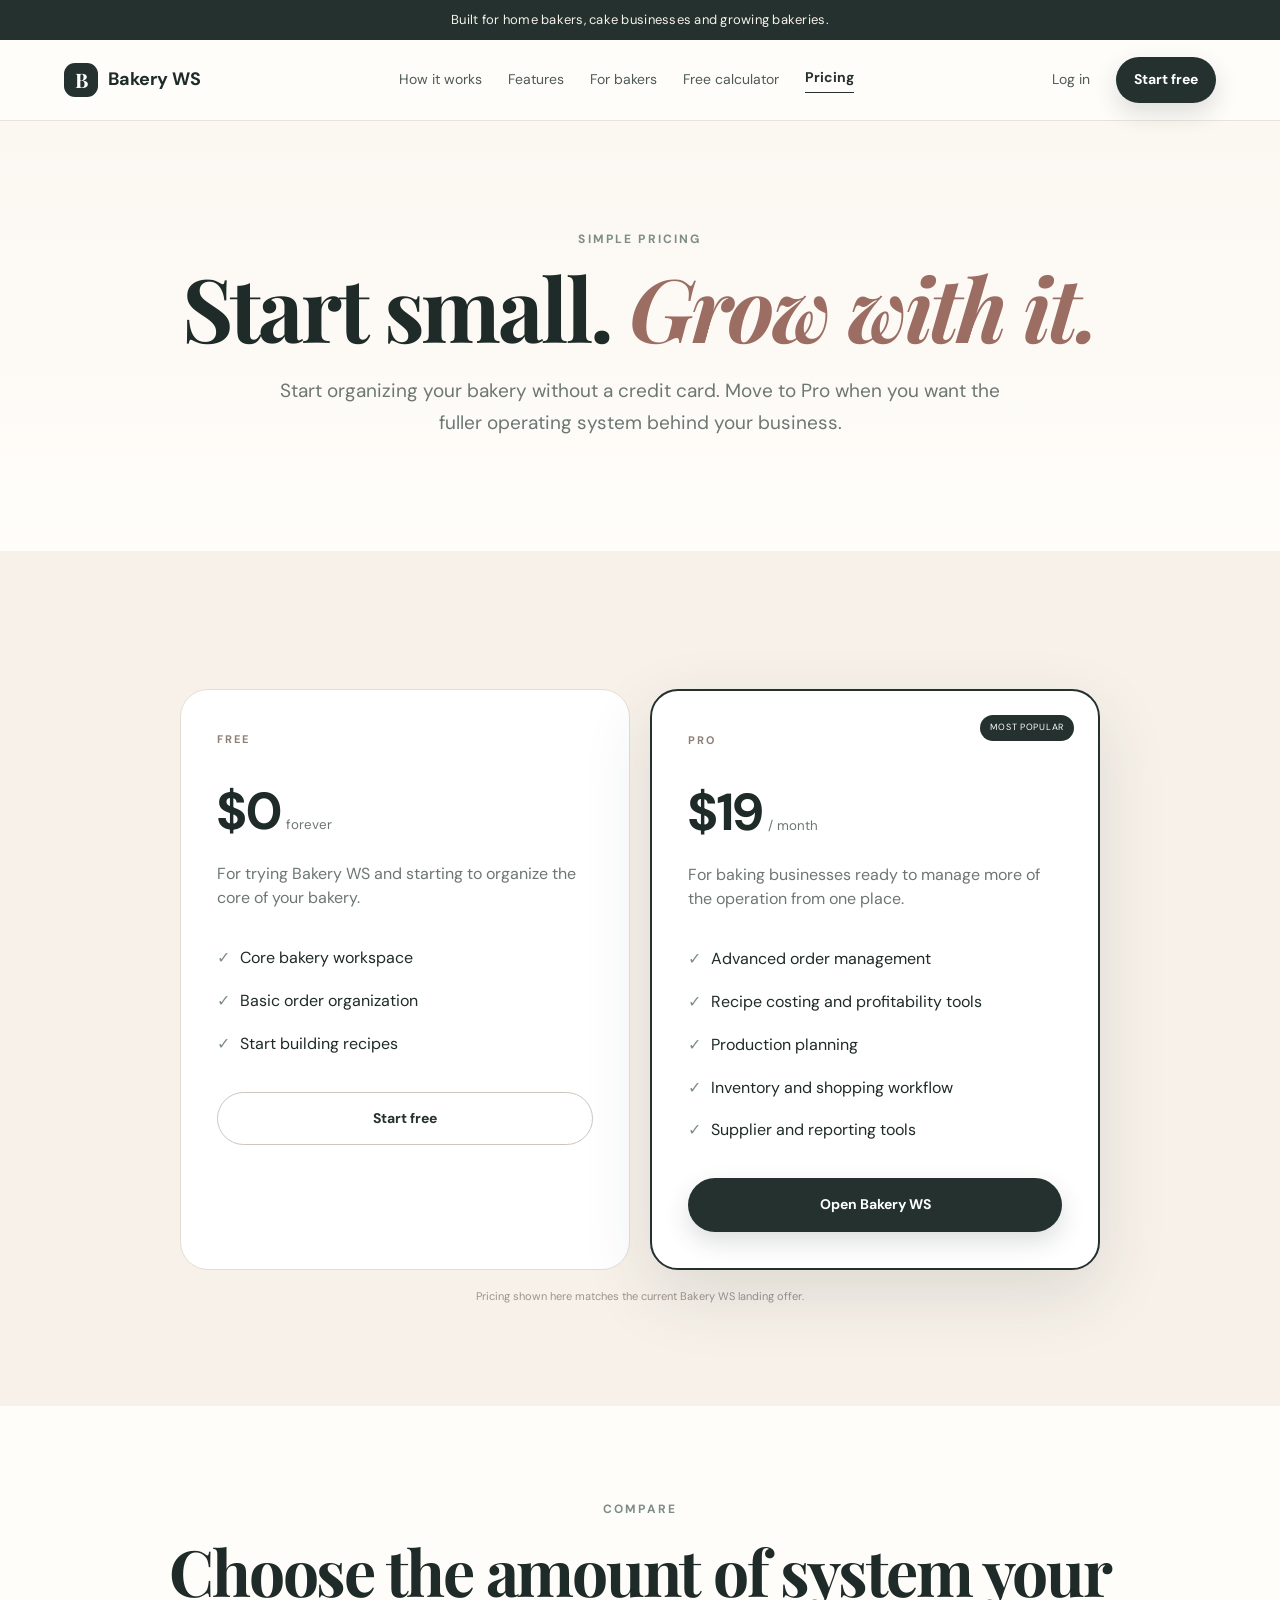
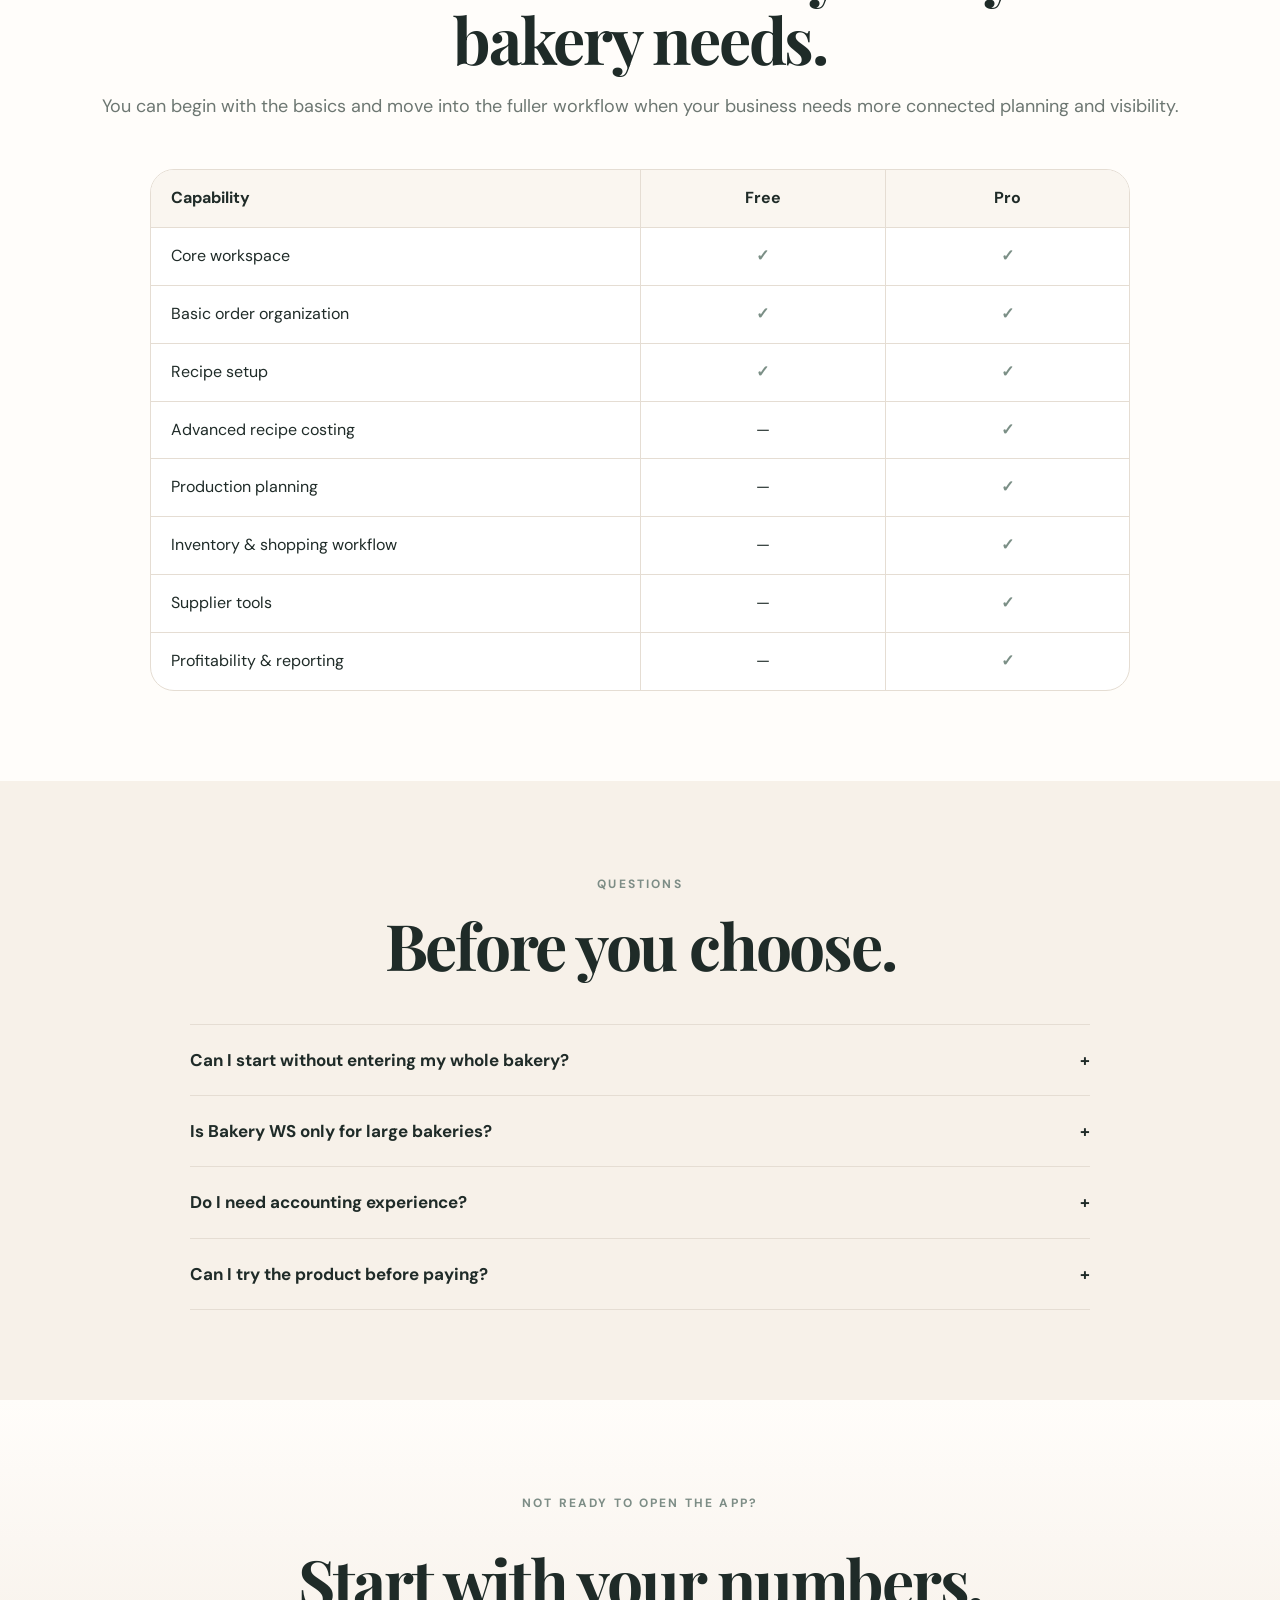
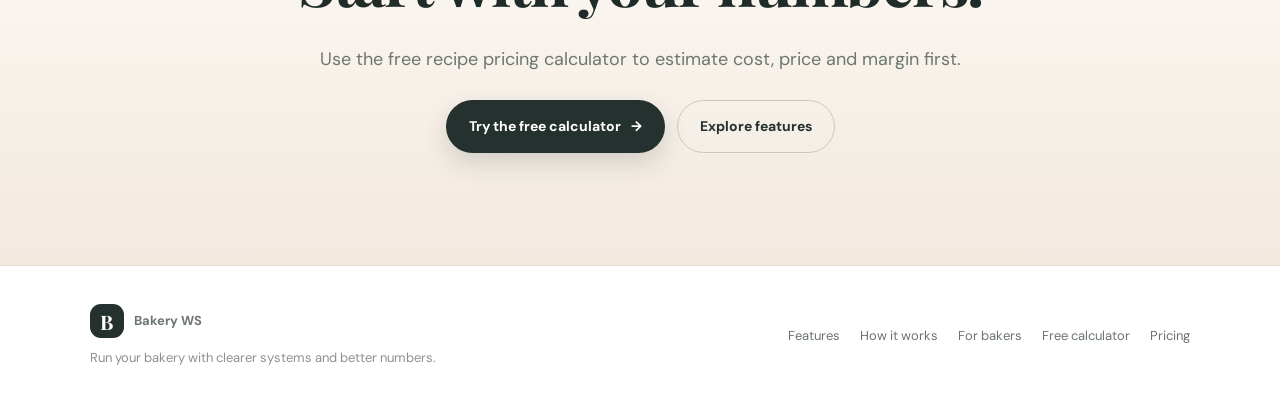
<file: index.html>
<!DOCTYPE html>
<html lang="en">
<head>
  <meta charset="UTF-8"><meta name="viewport" content="width=device-width, initial-scale=1.0">
  <meta name="description" content="Simple Bakery WS pricing for growing baking businesses.">
  <meta name="theme-color" content="#f7f1e9"><title>Pricing — Bakery WS</title>
  <link rel="preconnect" href="https://fonts.googleapis.com"><link rel="preconnect" href="https://fonts.gstatic.com" crossorigin>
  <link href="https://fonts.googleapis.com/css2?family=DM+Sans:wght@400;500;600;700&family=Playfair+Display:wght@600;700&display=swap" rel="stylesheet">
  <link rel="stylesheet" href="styles.css"><link rel="stylesheet" href="site-pages.css">
</head>
<body class="site-page" data-page="pricing">
  <div class="announcement">Built for home bakers, cake businesses and growing bakeries.</div>
  <header class="site-header"><a class="brand" href="index.html"><span class="brand-mark">B</span><span>Bakery WS</span></a><nav class="nav-links" aria-label="Main navigation"></nav><div class="nav-actions"><a class="text-link" href="app/">Log in</a><a class="button button-small" href="app/">Start free</a></div><button class="menu-toggle" aria-label="Open menu" aria-expanded="false">☰</button></header>

  <main>
    <section class="page-hero"><span class="eyebrow reveal">SIMPLE PRICING</span><h1 class="reveal">Start small. <em>Grow with it.</em></h1><p class="reveal">Start organizing your bakery without a credit card. Move to Pro when you want the fuller operating system behind your business.</p></section>

    <section class="page-shell soft" id="start">
      <div class="pricing-page-grid reveal">
        <article class="pricing-page-card"><span class="plan">FREE</span><div class="price"><strong>$0</strong><small> forever</small></div><p>For trying Bakery WS and starting to organize the core of your bakery.</p><ul><li>Core bakery workspace</li><li>Basic order organization</li><li>Start building recipes</li></ul><a class="button button-secondary full" href="app/">Start free</a></article>
        <article class="pricing-page-card featured"><div class="popular">MOST POPULAR</div><span class="plan">PRO</span><div class="price"><strong>$19</strong><small> / month</small></div><p>For baking businesses ready to manage more of the operation from one place.</p><ul><li>Advanced order management</li><li>Recipe costing and profitability tools</li><li>Production planning</li><li>Inventory and shopping workflow</li><li>Supplier and reporting tools</li></ul><a class="button button-primary full" href="app/">Open Bakery WS</a></article>
      </div>
      <p class="pricing-note">Pricing shown here matches the current Bakery WS landing offer.</p>
    </section>

    <section class="page-shell"><div class="center-copy reveal"><span class="eyebrow">COMPARE</span><h2>Choose the amount of system your bakery needs.</h2><p>You can begin with the basics and move into the fuller workflow when your business needs more connected planning and visibility.</p></div><div class="compare-table reveal">
      <div class="compare-row header"><div>Capability</div><div>Free</div><div>Pro</div></div>
      <div class="compare-row"><div>Core workspace</div><div><span>✓</span></div><div><span>✓</span></div></div>
      <div class="compare-row"><div>Basic order organization</div><div><span>✓</span></div><div><span>✓</span></div></div>
      <div class="compare-row"><div>Recipe setup</div><div><span>✓</span></div><div><span>✓</span></div></div>
      <div class="compare-row"><div>Advanced recipe costing</div><div>—</div><div><span>✓</span></div></div>
      <div class="compare-row"><div>Production planning</div><div>—</div><div><span>✓</span></div></div>
      <div class="compare-row"><div>Inventory & shopping workflow</div><div>—</div><div><span>✓</span></div></div>
      <div class="compare-row"><div>Supplier tools</div><div>—</div><div><span>✓</span></div></div>
      <div class="compare-row"><div>Profitability & reporting</div><div>—</div><div><span>✓</span></div></div>
    </div></section>

    <section class="page-shell soft"><div class="center-copy reveal"><span class="eyebrow">QUESTIONS</span><h2>Before you choose.</h2></div><div class="faq-compact reveal">
      <details><summary>Can I start without entering my whole bakery?<span>+</span></summary><p>Yes. Start with the products, recipes and upcoming orders you use most, then expand the workspace as you go.</p></details>
      <details><summary>Is Bakery WS only for large bakeries?<span>+</span></summary><p>No. The product is designed around small baking businesses, including home bakers, custom cake businesses and growing bakeries.</p></details>
      <details><summary>Do I need accounting experience?<span>+</span></summary><p>No. The product is intended to keep everyday operational and profitability information easier to review without requiring you to become an accountant.</p></details>
      <details><summary>Can I try the product before paying?<span>+</span></summary><p>Yes. The Free plan shown on this site is designed as the starting point.</p></details>
    </div></section>

    <section class="site-cta"><span class="eyebrow">NOT READY TO OPEN THE APP?</span><h2>Start with your numbers.</h2><p>Use the free recipe pricing calculator to estimate cost, price and margin first.</p><div class="hero-actions"><a class="button button-primary" href="calculator.html">Try the free calculator <span>→</span></a><a class="button button-secondary" href="features.html">Explore features</a></div></section>
  </main>

  <footer class="site-footer"><div><a class="footer-brand" href="index.html"><span class="brand-mark">B</span><span>Bakery WS</span></a><p>Run your bakery with clearer systems and better numbers.</p></div><div class="footer-links"><a href="features.html">Features</a><a href="how-it-works.html">How it works</a><a href="for-bakers.html">For bakers</a><a href="calculator.html">Free calculator</a><a href="pricing.html">Pricing</a></div></footer>
  <script src="script.js"></script>
</body>
</html>
</file>
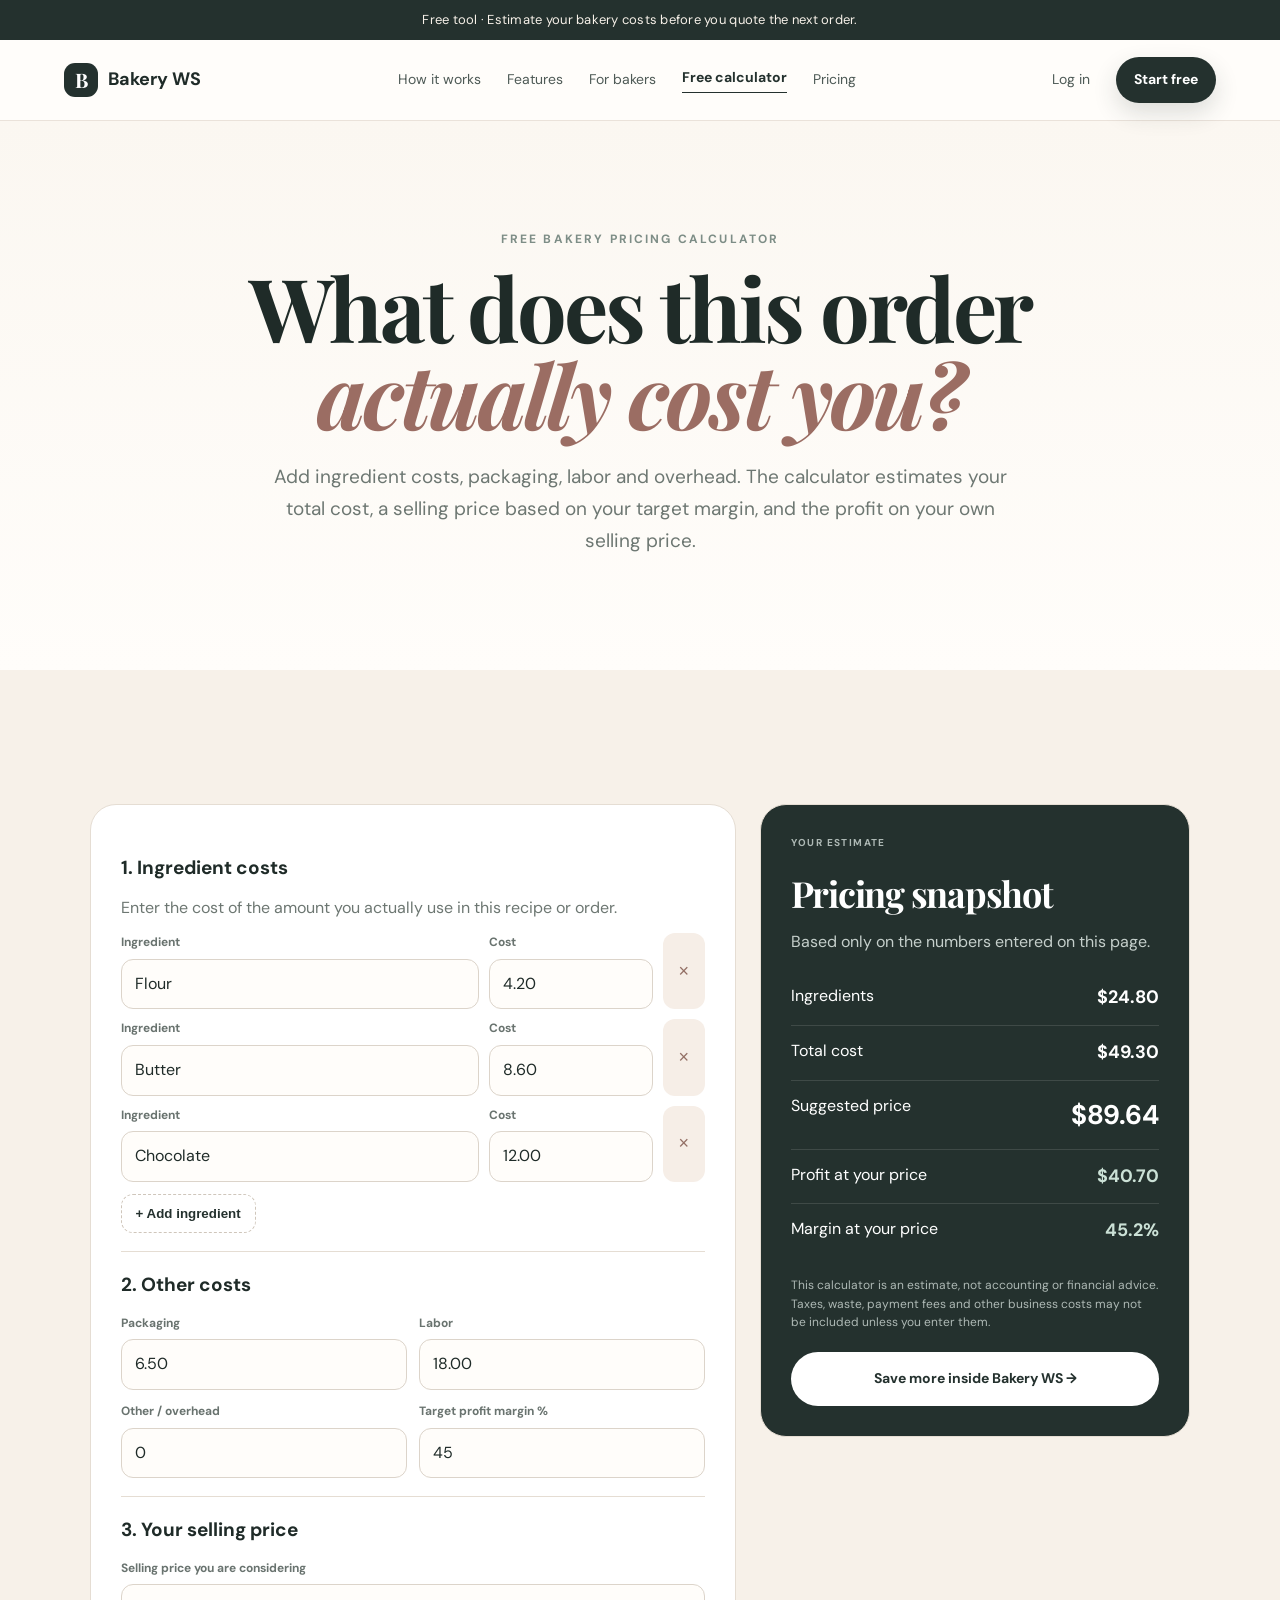
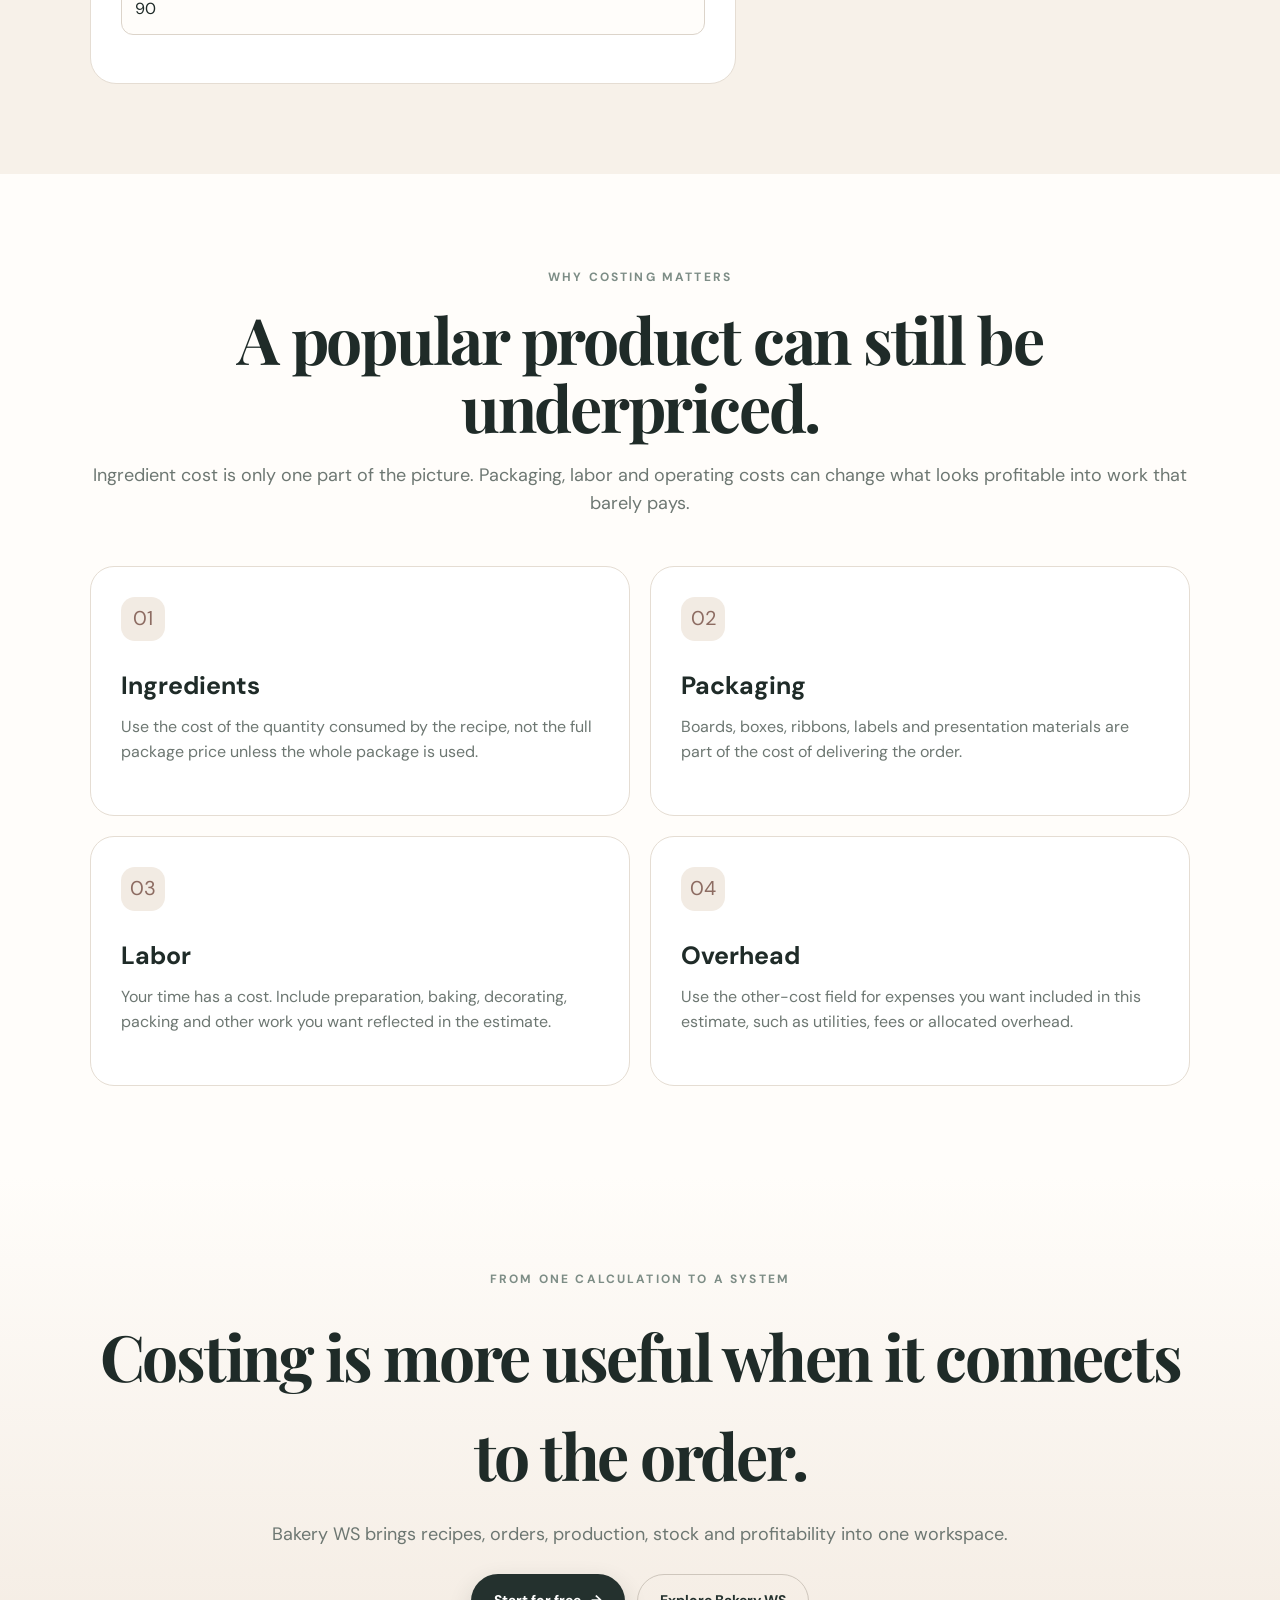
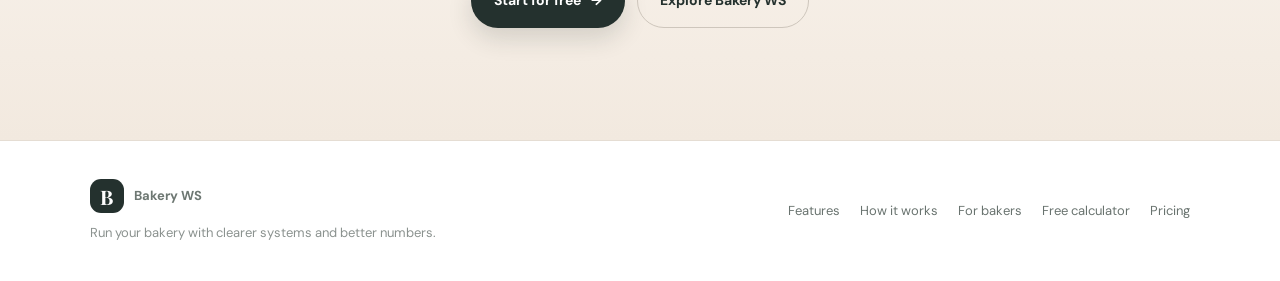
<file: calculator.html>
<!DOCTYPE html>
<html lang="en">
<head>
  <meta charset="UTF-8"><meta name="viewport" content="width=device-width, initial-scale=1.0">
  <meta name="description" content="Free bakery pricing calculator for estimating recipe cost, selling price, profit and margin.">
  <meta name="theme-color" content="#f7f1e9"><title>Free Bakery Pricing Calculator — Bakery WS</title>
  <link rel="preconnect" href="https://fonts.googleapis.com"><link rel="preconnect" href="https://fonts.gstatic.com" crossorigin>
  <link href="https://fonts.googleapis.com/css2?family=DM+Sans:wght@400;500;600;700&family=Playfair+Display:wght@600;700&display=swap" rel="stylesheet">
  <link rel="stylesheet" href="styles.css"><link rel="stylesheet" href="site-pages.css">
</head>
<body class="site-page" data-page="calculator">
  <div class="announcement">Free tool · Estimate your bakery costs before you quote the next order.</div>
  <header class="site-header"><a class="brand" href="index.html"><span class="brand-mark">B</span><span>Bakery WS</span></a><nav class="nav-links" aria-label="Main navigation"></nav><div class="nav-actions"><a class="text-link" href="app/">Log in</a><a class="button button-small" href="app/">Start free</a></div><button class="menu-toggle" aria-label="Open menu" aria-expanded="false">☰</button></header>

  <main>
    <section class="page-hero"><span class="eyebrow reveal">FREE BAKERY PRICING CALCULATOR</span><h1 class="reveal">What does this order <em>actually cost you?</em></h1><p class="reveal">Add ingredient costs, packaging, labor and overhead. The calculator estimates your total cost, a selling price based on your target margin, and the profit on your own selling price.</p></section>

    <section class="page-shell soft">
      <div class="calculator-wrap reveal">
        <div class="calculator-card">
          <div class="calc-section"><h3>1. Ingredient costs</h3><p style="color:var(--muted);margin-bottom:12px">Enter the cost of the amount you actually use in this recipe or order.</p><div id="ingredientRows">
            <div class="ingredient-row"><div class="field"><label>Ingredient</label><input type="text" value="Flour" aria-label="Ingredient name"></div><div class="field"><label>Cost</label><input class="ingredient-cost" type="number" min="0" step="0.01" value="4.20" aria-label="Ingredient cost"></div><button class="remove-row" type="button" aria-label="Remove ingredient">×</button></div>
            <div class="ingredient-row"><div class="field"><label>Ingredient</label><input type="text" value="Butter" aria-label="Ingredient name"></div><div class="field"><label>Cost</label><input class="ingredient-cost" type="number" min="0" step="0.01" value="8.60" aria-label="Ingredient cost"></div><button class="remove-row" type="button" aria-label="Remove ingredient">×</button></div>
            <div class="ingredient-row"><div class="field"><label>Ingredient</label><input type="text" value="Chocolate" aria-label="Ingredient name"></div><div class="field"><label>Cost</label><input class="ingredient-cost" type="number" min="0" step="0.01" value="12.00" aria-label="Ingredient cost"></div><button class="remove-row" type="button" aria-label="Remove ingredient">×</button></div>
          </div><button id="addIngredient" class="add-row" type="button">+ Add ingredient</button></div>

          <div class="calc-section"><h3>2. Other costs</h3><div class="calc-two"><div class="field"><label for="packaging">Packaging</label><input id="packaging" type="number" min="0" step="0.01" value="6.50"></div><div class="field"><label for="labor">Labor</label><input id="labor" type="number" min="0" step="0.01" value="18.00"></div><div class="field"><label for="overhead">Other / overhead</label><input id="overhead" type="number" min="0" step="0.01" value="0"></div><div class="field"><label for="targetMargin">Target profit margin %</label><input id="targetMargin" type="number" min="0" max="99" step="1" value="45"></div></div></div>

          <div class="calc-section"><h3>3. Your selling price</h3><div class="field"><label for="sellingPrice">Selling price you are considering</label><input id="sellingPrice" type="number" min="0" step="0.01" value="90"></div></div>
        </div>

        <aside class="results-card" aria-live="polite"><div class="panel-label" style="color:#aeb9b5">YOUR ESTIMATE</div><h2 style="font-size:36px;margin-bottom:8px">Pricing snapshot</h2><p>Based only on the numbers entered on this page.</p><div class="result-line"><span>Ingredients</span><strong id="resultIngredients">$24.80</strong></div><div class="result-line"><span>Total cost</span><strong id="resultCost">$49.30</strong></div><div class="result-line total"><span>Suggested price</span><strong id="resultSuggested">$89.64</strong></div><div class="result-line"><span>Profit at your price</span><strong id="resultProfit">$40.70</strong></div><div class="result-line"><span>Margin at your price</span><strong id="resultMargin">45.2%</strong></div><p class="result-note">This calculator is an estimate, not accounting or financial advice. Taxes, waste, payment fees and other business costs may not be included unless you enter them.</p><a class="button button-light full" href="app/" style="margin-top:8px">Save more inside Bakery WS →</a></aside>
      </div>
    </section>

    <section class="page-shell"><div class="center-copy reveal"><span class="eyebrow">WHY COSTING MATTERS</span><h2>A popular product can still be underpriced.</h2><p>Ingredient cost is only one part of the picture. Packaging, labor and operating costs can change what looks profitable into work that barely pays.</p></div><div class="detail-grid reveal"><article class="detail-card"><div class="icon">01</div><h3>Ingredients</h3><p>Use the cost of the quantity consumed by the recipe, not the full package price unless the whole package is used.</p></article><article class="detail-card"><div class="icon">02</div><h3>Packaging</h3><p>Boards, boxes, ribbons, labels and presentation materials are part of the cost of delivering the order.</p></article><article class="detail-card"><div class="icon">03</div><h3>Labor</h3><p>Your time has a cost. Include preparation, baking, decorating, packing and other work you want reflected in the estimate.</p></article><article class="detail-card"><div class="icon">04</div><h3>Overhead</h3><p>Use the other-cost field for expenses you want included in this estimate, such as utilities, fees or allocated overhead.</p></article></div></section>

    <section class="site-cta"><span class="eyebrow">FROM ONE CALCULATION TO A SYSTEM</span><h2>Costing is more useful when it connects to the order.</h2><p>Bakery WS brings recipes, orders, production, stock and profitability into one workspace.</p><div class="hero-actions"><a class="button button-primary" href="app/">Start for free <span>→</span></a><a class="button button-secondary" href="features.html">Explore Bakery WS</a></div></section>
  </main>

  <footer class="site-footer"><div><a class="footer-brand" href="index.html"><span class="brand-mark">B</span><span>Bakery WS</span></a><p>Run your bakery with clearer systems and better numbers.</p></div><div class="footer-links"><a href="features.html">Features</a><a href="how-it-works.html">How it works</a><a href="for-bakers.html">For bakers</a><a href="calculator.html">Free calculator</a><a href="pricing.html">Pricing</a></div></footer>
  <script src="script.js"></script><script src="calculator.js"></script>
</body>
</html>
</file>
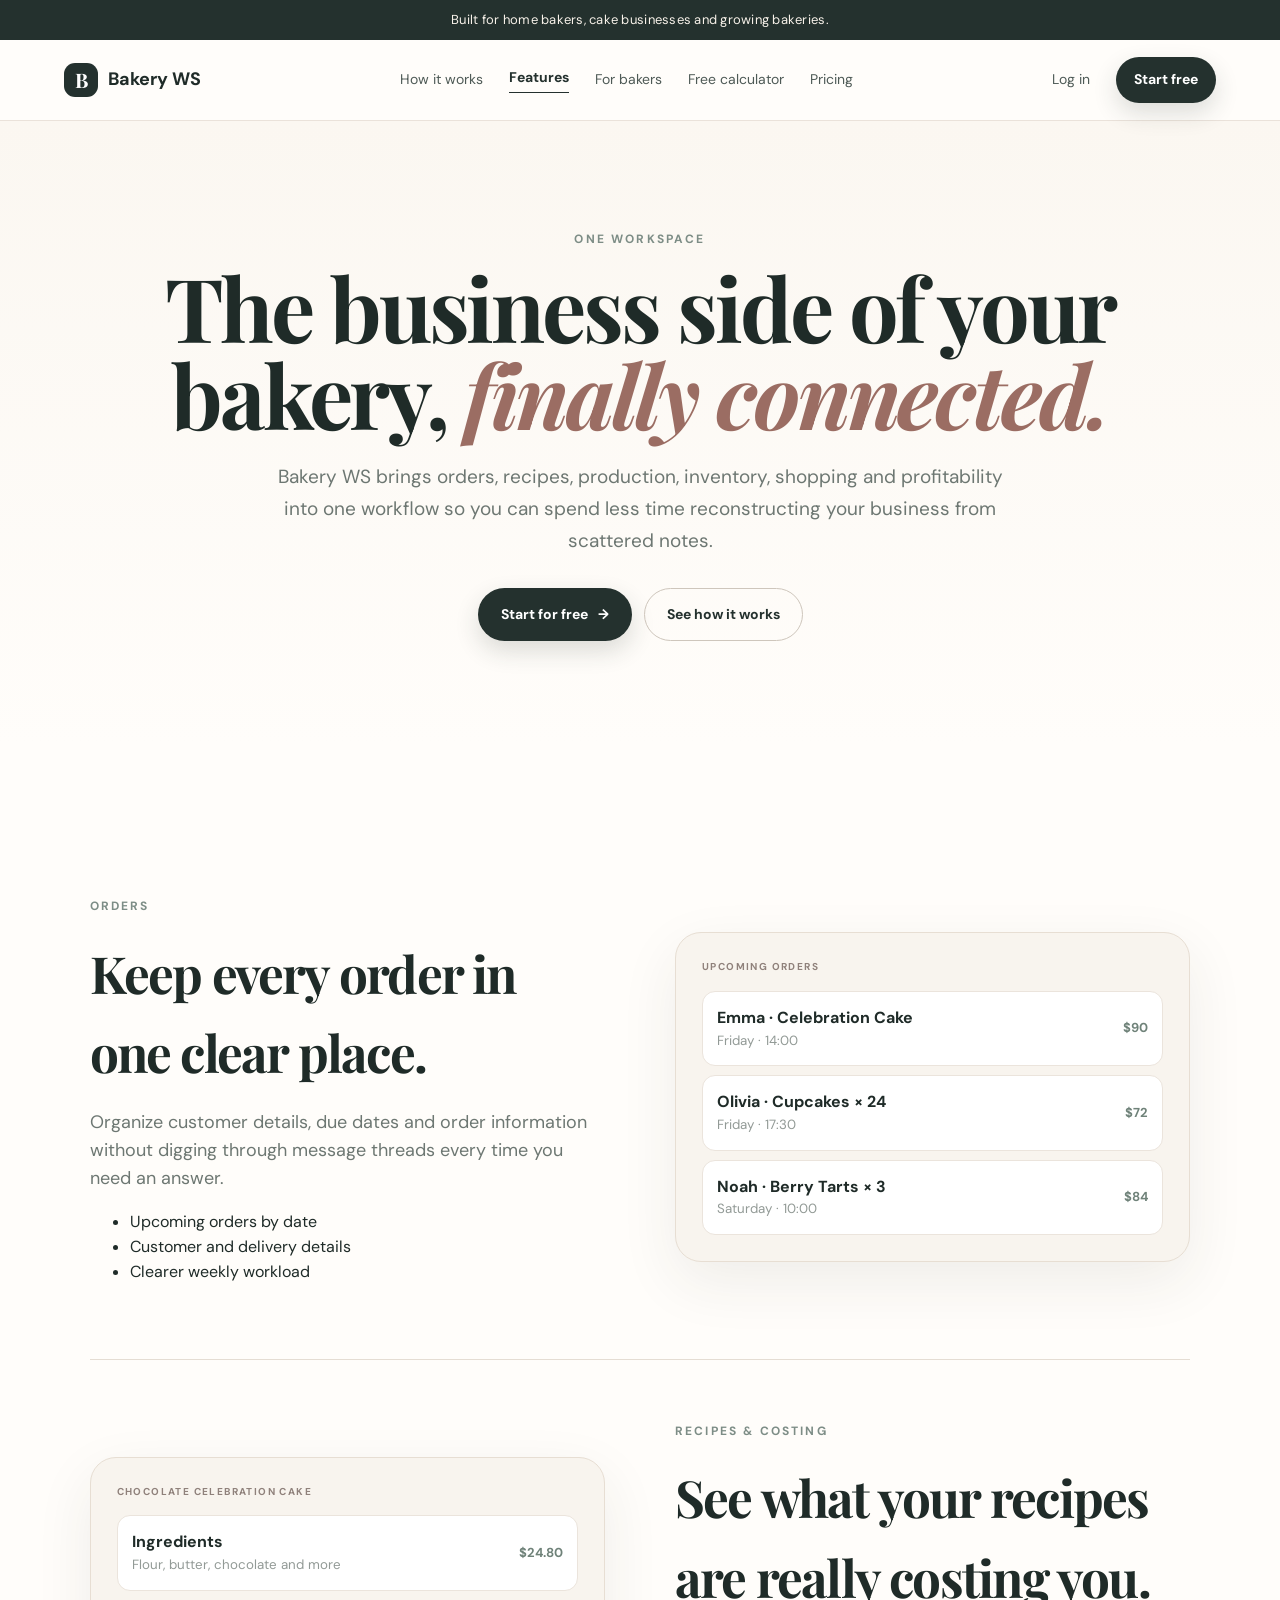
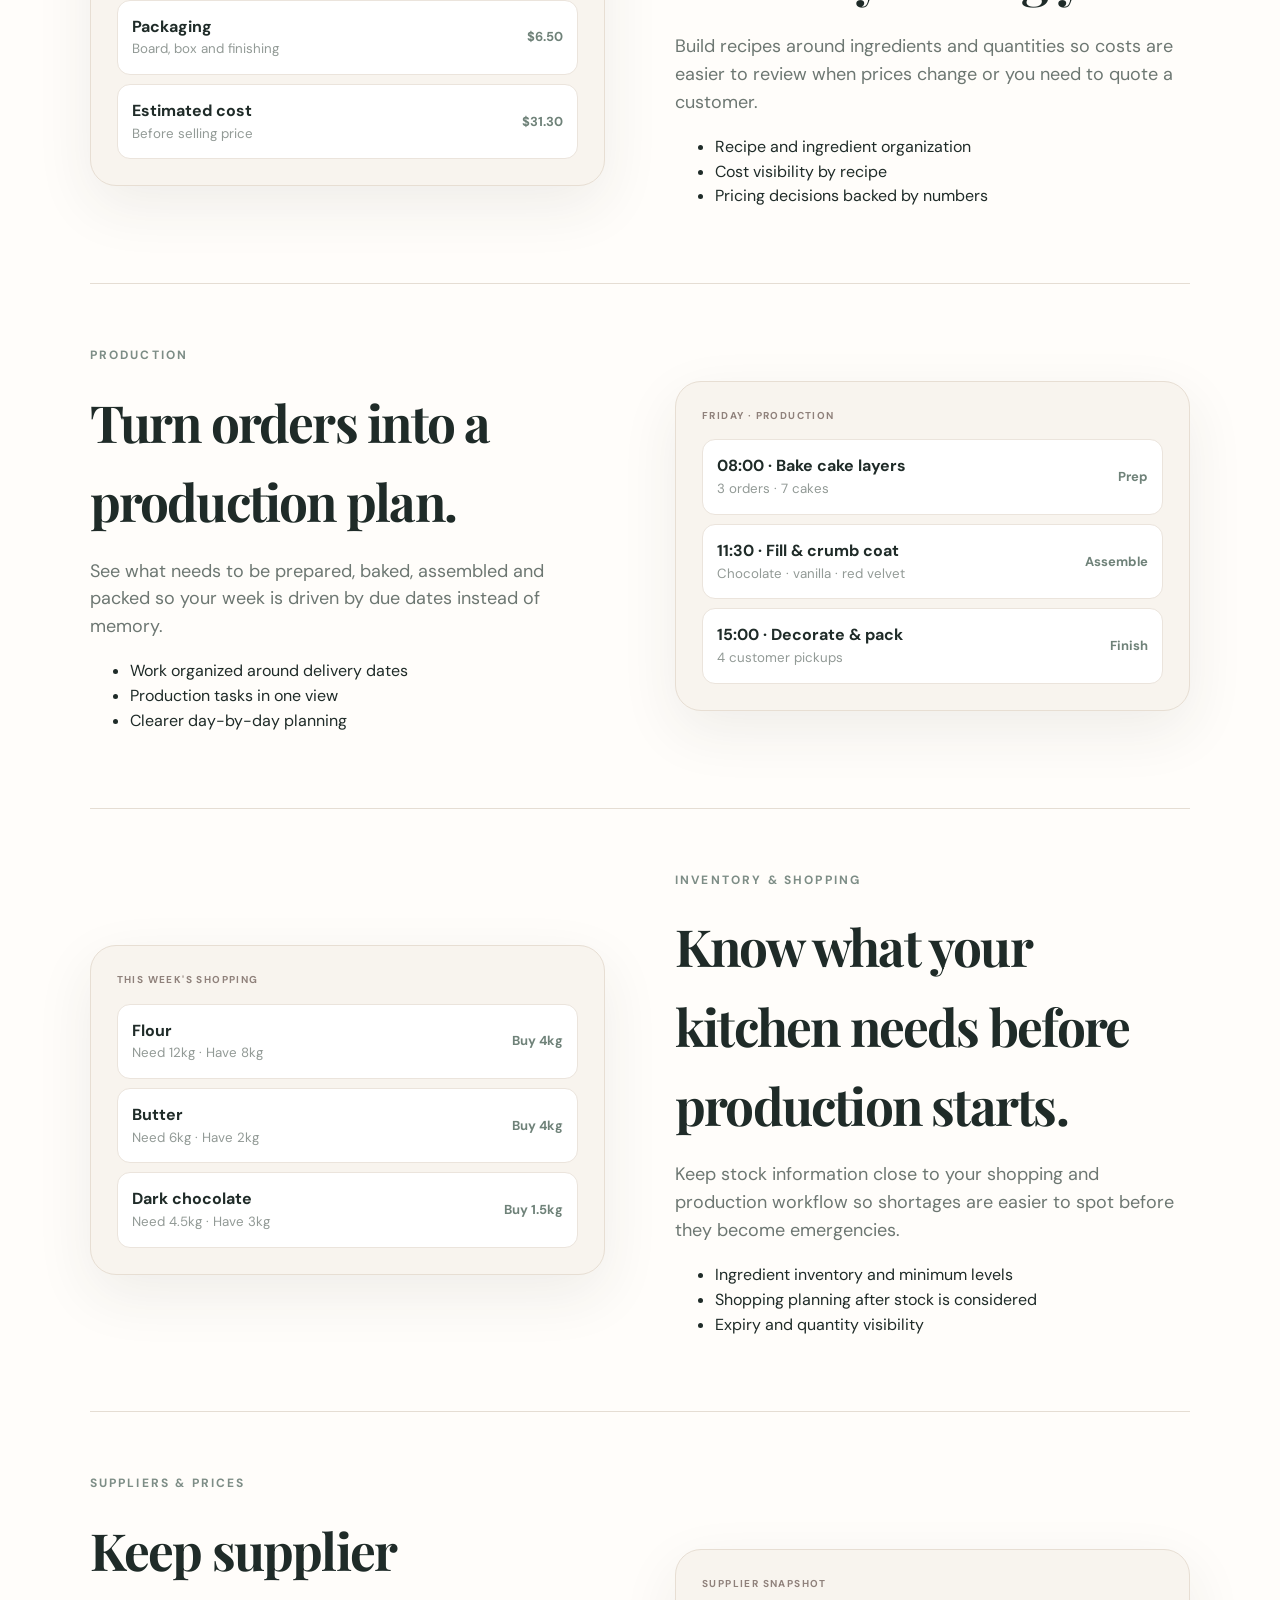
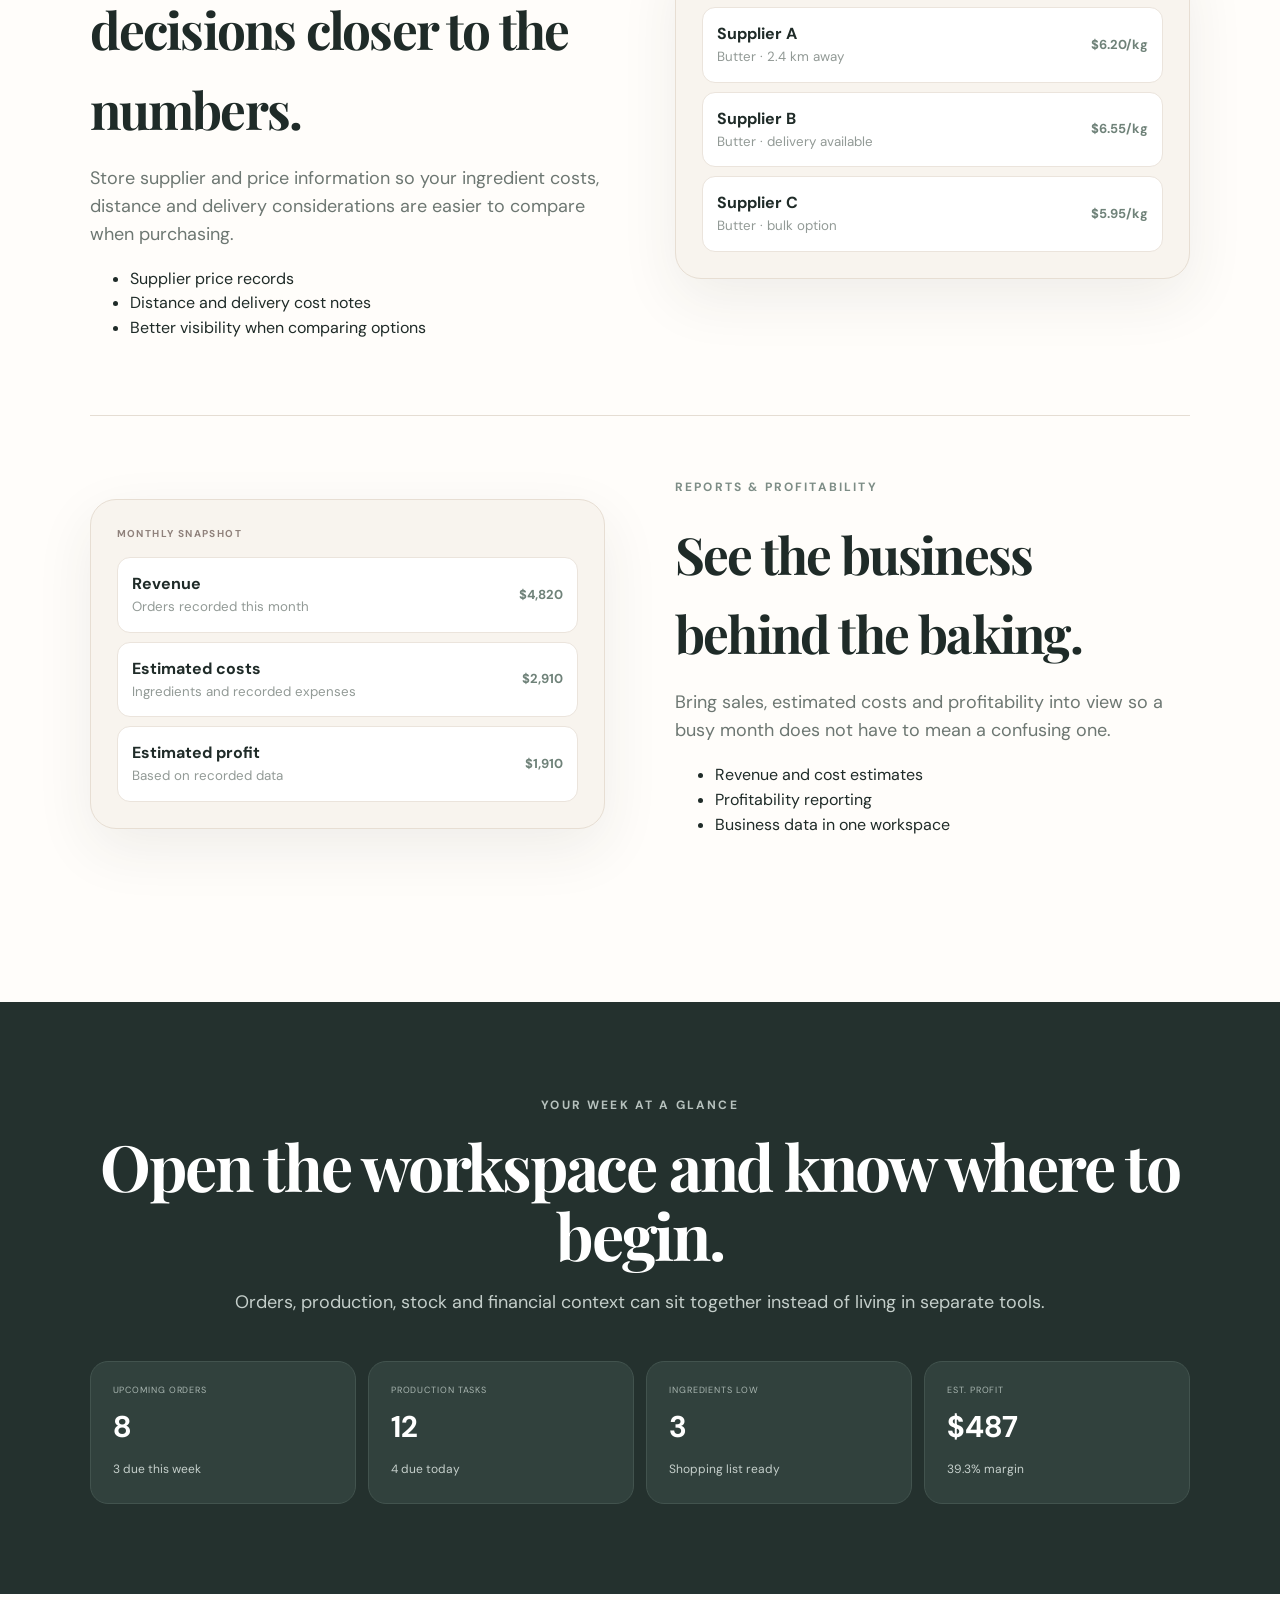
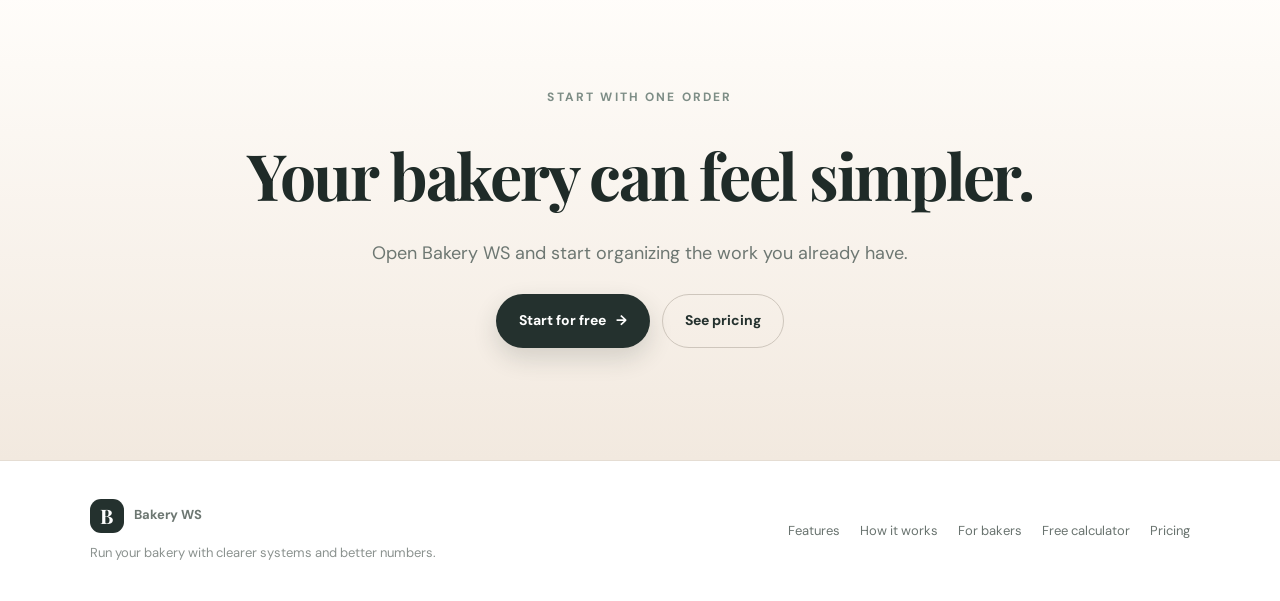
<file: features.html>
<!DOCTYPE html>
<html lang="en">
<head>
  <meta charset="UTF-8">
  <meta name="viewport" content="width=device-width, initial-scale=1.0">
  <meta name="description" content="Explore Bakery WS features for orders, recipes, production, inventory, shopping, suppliers and profitability.">
  <meta name="theme-color" content="#f7f1e9">
  <title>Features — Bakery WS</title>
  <link rel="preconnect" href="https://fonts.googleapis.com">
  <link rel="preconnect" href="https://fonts.gstatic.com" crossorigin>
  <link href="https://fonts.googleapis.com/css2?family=DM+Sans:wght@400;500;600;700&family=Playfair+Display:wght@600;700&display=swap" rel="stylesheet">
  <link rel="stylesheet" href="styles.css">
  <link rel="stylesheet" href="site-pages.css">
</head>
<body class="site-page" data-page="features">
  <div class="announcement">Built for home bakers, cake businesses and growing bakeries.</div>
  <header class="site-header">
    <a class="brand" href="index.html"><span class="brand-mark">B</span><span>Bakery WS</span></a>
    <nav class="nav-links" aria-label="Main navigation"></nav>
    <div class="nav-actions"><a class="text-link" href="app/">Log in</a><a class="button button-small" href="app/">Start free</a></div>
    <button class="menu-toggle" aria-label="Open menu" aria-expanded="false">☰</button>
  </header>

  <main>
    <section class="page-hero">
      <span class="eyebrow reveal">ONE WORKSPACE</span>
      <h1 class="reveal">The business side of your bakery, <em>finally connected.</em></h1>
      <p class="reveal">Bakery WS brings orders, recipes, production, inventory, shopping and profitability into one workflow so you can spend less time reconstructing your business from scattered notes.</p>
      <div class="hero-actions reveal"><a class="button button-primary" href="app/">Start for free <span>→</span></a><a class="button button-secondary" href="how-it-works.html">See how it works</a></div>
    </section>

    <section class="page-shell">
      <div class="feature-band reveal">
        <div class="feature-copy"><span class="eyebrow">ORDERS</span><h2>Keep every order in one clear place.</h2><p>Organize customer details, due dates and order information without digging through message threads every time you need an answer.</p><ul><li>Upcoming orders by date</li><li>Customer and delivery details</li><li>Clearer weekly workload</li></ul></div>
        <div class="product-panel"><div class="panel-label">UPCOMING ORDERS</div><div class="panel-row"><div><strong>Emma · Celebration Cake</strong><small>Friday · 14:00</small></div><b>$90</b></div><div class="panel-row"><div><strong>Olivia · Cupcakes × 24</strong><small>Friday · 17:30</small></div><b>$72</b></div><div class="panel-row"><div><strong>Noah · Berry Tarts × 3</strong><small>Saturday · 10:00</small></div><b>$84</b></div></div>
      </div>

      <div class="feature-band reverse reveal">
        <div class="feature-copy"><span class="eyebrow">RECIPES & COSTING</span><h2>See what your recipes are really costing you.</h2><p>Build recipes around ingredients and quantities so costs are easier to review when prices change or you need to quote a customer.</p><ul><li>Recipe and ingredient organization</li><li>Cost visibility by recipe</li><li>Pricing decisions backed by numbers</li></ul></div>
        <div class="product-panel"><div class="panel-label">CHOCOLATE CELEBRATION CAKE</div><div class="panel-row"><div><strong>Ingredients</strong><small>Flour, butter, chocolate and more</small></div><b>$24.80</b></div><div class="panel-row"><div><strong>Packaging</strong><small>Board, box and finishing</small></div><b>$6.50</b></div><div class="panel-row"><div><strong>Estimated cost</strong><small>Before selling price</small></div><b>$31.30</b></div></div>
      </div>

      <div class="feature-band reveal">
        <div class="feature-copy"><span class="eyebrow">PRODUCTION</span><h2>Turn orders into a production plan.</h2><p>See what needs to be prepared, baked, assembled and packed so your week is driven by due dates instead of memory.</p><ul><li>Work organized around delivery dates</li><li>Production tasks in one view</li><li>Clearer day-by-day planning</li></ul></div>
        <div class="product-panel"><div class="panel-label">FRIDAY · PRODUCTION</div><div class="panel-row"><div><strong>08:00 · Bake cake layers</strong><small>3 orders · 7 cakes</small></div><b>Prep</b></div><div class="panel-row"><div><strong>11:30 · Fill & crumb coat</strong><small>Chocolate · vanilla · red velvet</small></div><b>Assemble</b></div><div class="panel-row"><div><strong>15:00 · Decorate & pack</strong><small>4 customer pickups</small></div><b>Finish</b></div></div>
      </div>

      <div class="feature-band reverse reveal">
        <div class="feature-copy"><span class="eyebrow">INVENTORY & SHOPPING</span><h2>Know what your kitchen needs before production starts.</h2><p>Keep stock information close to your shopping and production workflow so shortages are easier to spot before they become emergencies.</p><ul><li>Ingredient inventory and minimum levels</li><li>Shopping planning after stock is considered</li><li>Expiry and quantity visibility</li></ul></div>
        <div class="product-panel"><div class="panel-label">THIS WEEK'S SHOPPING</div><div class="panel-row"><div><strong>Flour</strong><small>Need 12kg · Have 8kg</small></div><b>Buy 4kg</b></div><div class="panel-row"><div><strong>Butter</strong><small>Need 6kg · Have 2kg</small></div><b>Buy 4kg</b></div><div class="panel-row"><div><strong>Dark chocolate</strong><small>Need 4.5kg · Have 3kg</small></div><b>Buy 1.5kg</b></div></div>
      </div>

      <div class="feature-band reveal">
        <div class="feature-copy"><span class="eyebrow">SUPPLIERS & PRICES</span><h2>Keep supplier decisions closer to the numbers.</h2><p>Store supplier and price information so your ingredient costs, distance and delivery considerations are easier to compare when purchasing.</p><ul><li>Supplier price records</li><li>Distance and delivery cost notes</li><li>Better visibility when comparing options</li></ul></div>
        <div class="product-panel"><div class="panel-label">SUPPLIER SNAPSHOT</div><div class="panel-row"><div><strong>Supplier A</strong><small>Butter · 2.4 km away</small></div><b>$6.20/kg</b></div><div class="panel-row"><div><strong>Supplier B</strong><small>Butter · delivery available</small></div><b>$6.55/kg</b></div><div class="panel-row"><div><strong>Supplier C</strong><small>Butter · bulk option</small></div><b>$5.95/kg</b></div></div>
      </div>

      <div class="feature-band reverse reveal">
        <div class="feature-copy"><span class="eyebrow">REPORTS & PROFITABILITY</span><h2>See the business behind the baking.</h2><p>Bring sales, estimated costs and profitability into view so a busy month does not have to mean a confusing one.</p><ul><li>Revenue and cost estimates</li><li>Profitability reporting</li><li>Business data in one workspace</li></ul></div>
        <div class="product-panel"><div class="panel-label">MONTHLY SNAPSHOT</div><div class="panel-row"><div><strong>Revenue</strong><small>Orders recorded this month</small></div><b>$4,820</b></div><div class="panel-row"><div><strong>Estimated costs</strong><small>Ingredients and recorded expenses</small></div><b>$2,910</b></div><div class="panel-row"><div><strong>Estimated profit</strong><small>Based on recorded data</small></div><b>$1,910</b></div></div>
      </div>
    </section>

    <section class="page-shell dark">
      <div class="center-copy"><span class="eyebrow light">YOUR WEEK AT A GLANCE</span><h2>Open the workspace and know where to begin.</h2><p>Orders, production, stock and financial context can sit together instead of living in separate tools.</p></div>
      <div class="stat-strip"><div><small>UPCOMING ORDERS</small><strong>8</strong><span>3 due this week</span></div><div><small>PRODUCTION TASKS</small><strong>12</strong><span>4 due today</span></div><div><small>INGREDIENTS LOW</small><strong>3</strong><span>Shopping list ready</span></div><div><small>EST. PROFIT</small><strong>$487</strong><span>39.3% margin</span></div></div>
    </section>

    <section class="site-cta"><span class="eyebrow">START WITH ONE ORDER</span><h2>Your bakery can feel simpler.</h2><p>Open Bakery WS and start organizing the work you already have.</p><div class="hero-actions"><a class="button button-primary" href="app/">Start for free <span>→</span></a><a class="button button-secondary" href="pricing.html">See pricing</a></div></section>
  </main>

  <footer class="site-footer"><div><a class="footer-brand" href="index.html"><span class="brand-mark">B</span><span>Bakery WS</span></a><p>Run your bakery with clearer systems and better numbers.</p></div><div class="footer-links"><a href="features.html">Features</a><a href="how-it-works.html">How it works</a><a href="for-bakers.html">For bakers</a><a href="calculator.html">Free calculator</a><a href="pricing.html">Pricing</a></div></footer>
  <script src="script.js"></script>
</body>
</html>
</file>
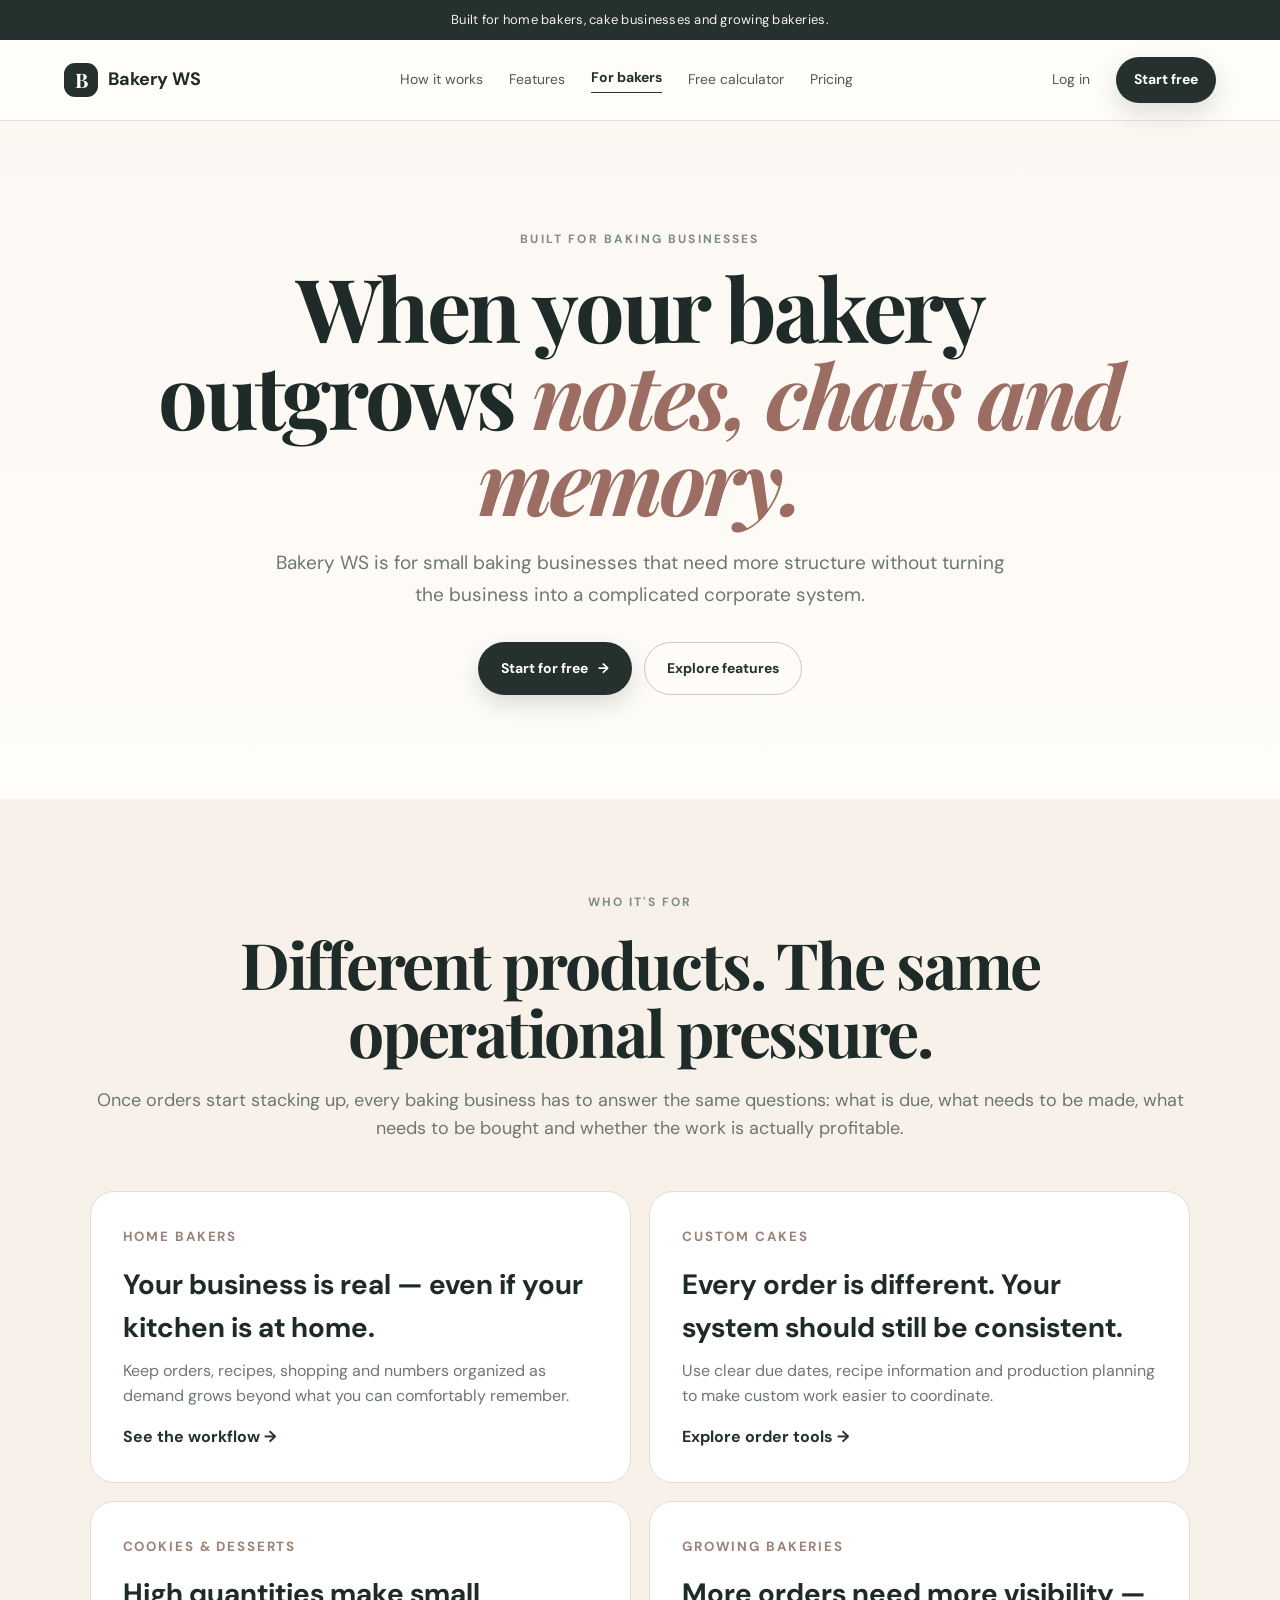
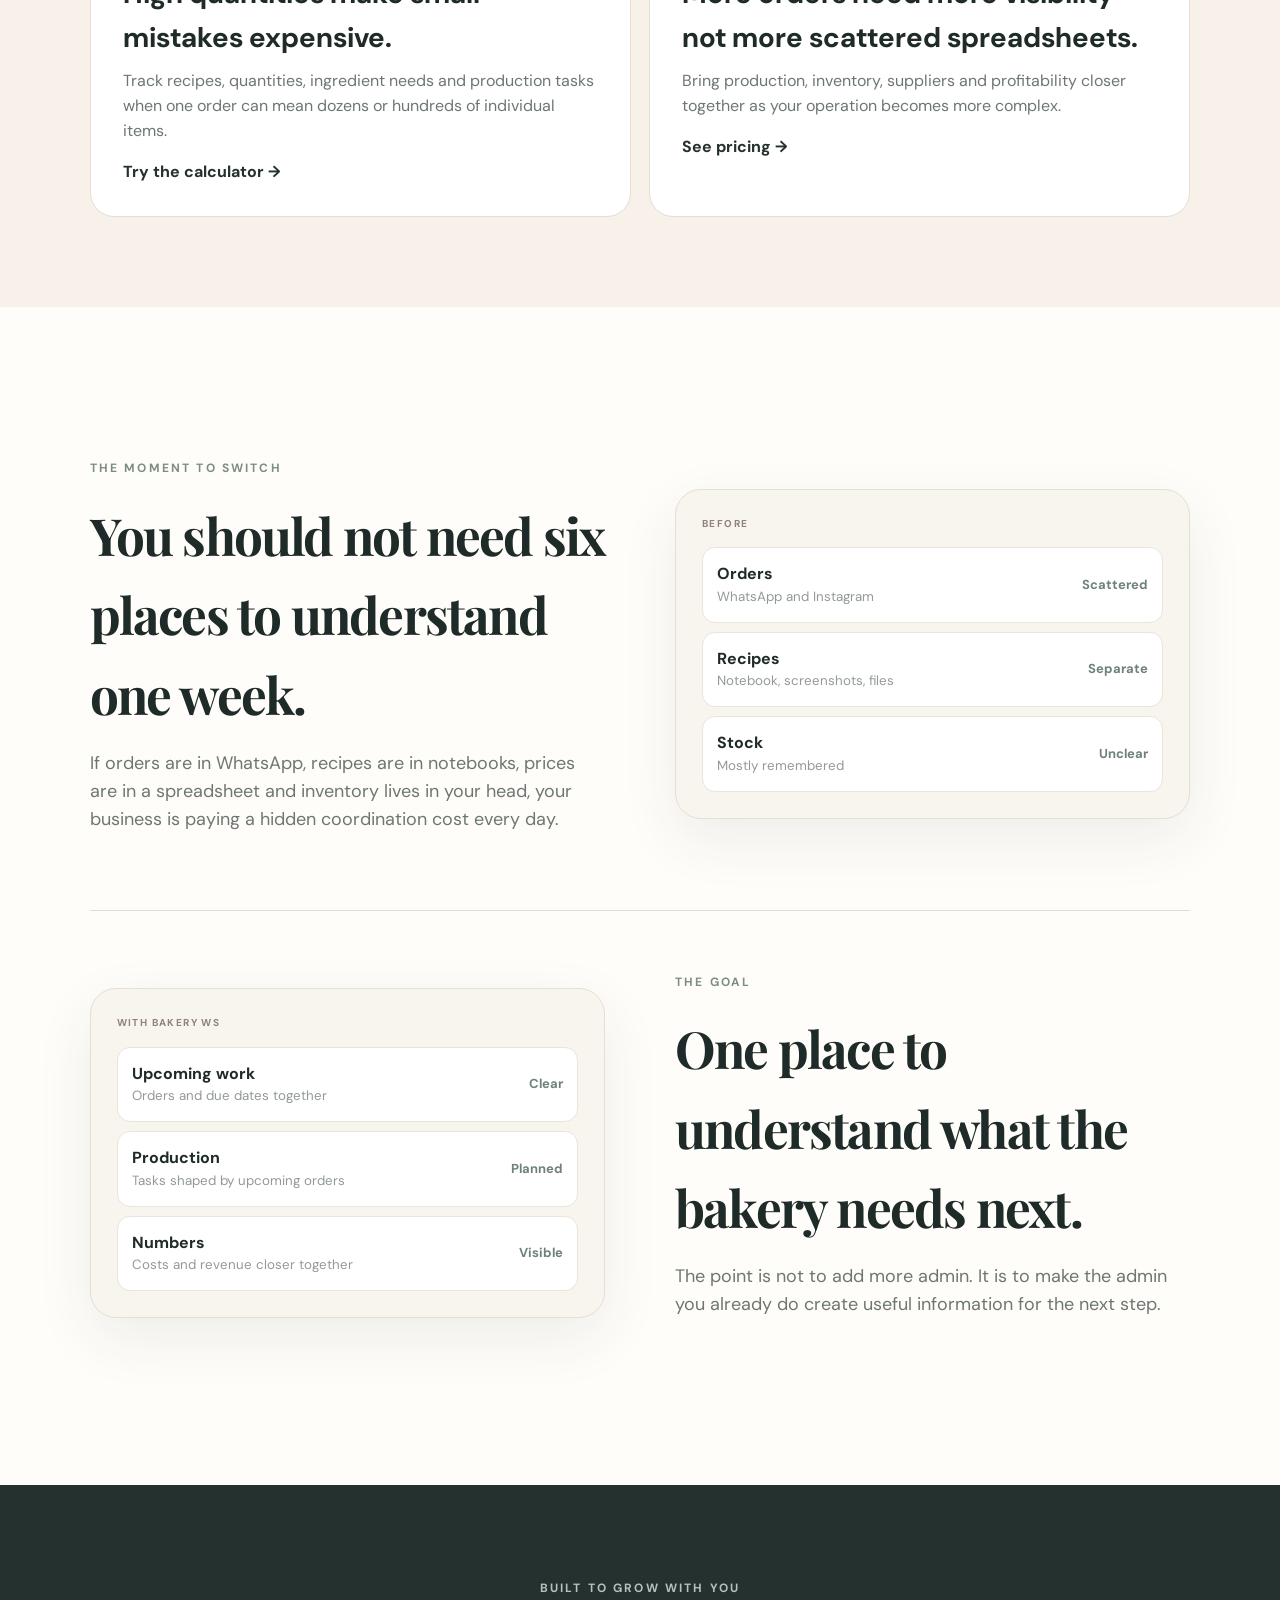
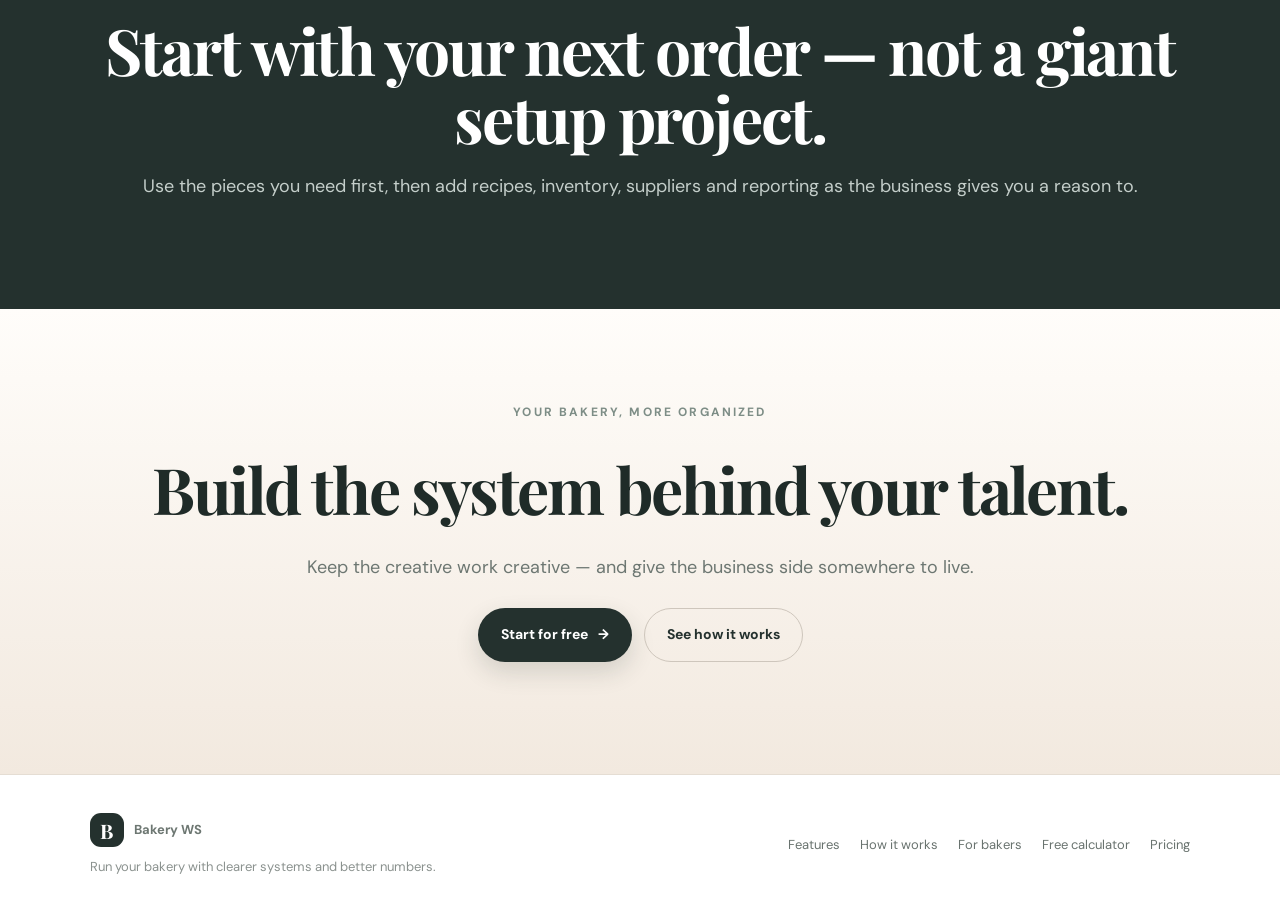
<file: for-bakers.html>
<!DOCTYPE html>
<html lang="en">
<head>
  <meta charset="UTF-8"><meta name="viewport" content="width=device-width, initial-scale=1.0">
  <meta name="description" content="Bakery WS is built for home bakers, custom cake businesses, dessert businesses and growing bakeries.">
  <meta name="theme-color" content="#f7f1e9"><title>For bakers — Bakery WS</title>
  <link rel="preconnect" href="https://fonts.googleapis.com"><link rel="preconnect" href="https://fonts.gstatic.com" crossorigin>
  <link href="https://fonts.googleapis.com/css2?family=DM+Sans:wght@400;500;600;700&family=Playfair+Display:wght@600;700&display=swap" rel="stylesheet">
  <link rel="stylesheet" href="styles.css"><link rel="stylesheet" href="site-pages.css">
</head>
<body class="site-page" data-page="bakers">
  <div class="announcement">Built for home bakers, cake businesses and growing bakeries.</div>
  <header class="site-header"><a class="brand" href="index.html"><span class="brand-mark">B</span><span>Bakery WS</span></a><nav class="nav-links" aria-label="Main navigation"></nav><div class="nav-actions"><a class="text-link" href="app/">Log in</a><a class="button button-small" href="app/">Start free</a></div><button class="menu-toggle" aria-label="Open menu" aria-expanded="false">☰</button></header>

  <main>
    <section class="page-hero"><span class="eyebrow reveal">BUILT FOR BAKING BUSINESSES</span><h1 class="reveal">When your bakery outgrows <em>notes, chats and memory.</em></h1><p class="reveal">Bakery WS is for small baking businesses that need more structure without turning the business into a complicated corporate system.</p><div class="hero-actions reveal"><a class="button button-primary" href="app/">Start for free <span>→</span></a><a class="button button-secondary" href="features.html">Explore features</a></div></section>

    <section class="page-shell soft"><div class="center-copy reveal"><span class="eyebrow">WHO IT'S FOR</span><h2>Different products. The same operational pressure.</h2><p>Once orders start stacking up, every baking business has to answer the same questions: what is due, what needs to be made, what needs to be bought and whether the work is actually profitable.</p></div><div class="baker-grid reveal">
      <article class="baker-card"><small>HOME BAKERS</small><h3>Your business is real — even if your kitchen is at home.</h3><p>Keep orders, recipes, shopping and numbers organized as demand grows beyond what you can comfortably remember.</p><a href="how-it-works.html">See the workflow →</a></article>
      <article class="baker-card"><small>CUSTOM CAKES</small><h3>Every order is different. Your system should still be consistent.</h3><p>Use clear due dates, recipe information and production planning to make custom work easier to coordinate.</p><a href="features.html">Explore order tools →</a></article>
      <article class="baker-card"><small>COOKIES & DESSERTS</small><h3>High quantities make small mistakes expensive.</h3><p>Track recipes, quantities, ingredient needs and production tasks when one order can mean dozens or hundreds of individual items.</p><a href="calculator.html">Try the calculator →</a></article>
      <article class="baker-card"><small>GROWING BAKERIES</small><h3>More orders need more visibility — not more scattered spreadsheets.</h3><p>Bring production, inventory, suppliers and profitability closer together as your operation becomes more complex.</p><a href="pricing.html">See pricing →</a></article>
    </div></section>

    <section class="page-shell"><div class="feature-band reveal"><div class="feature-copy"><span class="eyebrow">THE MOMENT TO SWITCH</span><h2>You should not need six places to understand one week.</h2><p>If orders are in WhatsApp, recipes are in notebooks, prices are in a spreadsheet and inventory lives in your head, your business is paying a hidden coordination cost every day.</p></div><div class="product-panel"><div class="panel-label">BEFORE</div><div class="panel-row"><div><strong>Orders</strong><small>WhatsApp and Instagram</small></div><b>Scattered</b></div><div class="panel-row"><div><strong>Recipes</strong><small>Notebook, screenshots, files</small></div><b>Separate</b></div><div class="panel-row"><div><strong>Stock</strong><small>Mostly remembered</small></div><b>Unclear</b></div></div></div>
      <div class="feature-band reverse reveal"><div class="feature-copy"><span class="eyebrow">THE GOAL</span><h2>One place to understand what the bakery needs next.</h2><p>The point is not to add more admin. It is to make the admin you already do create useful information for the next step.</p></div><div class="product-panel"><div class="panel-label">WITH BAKERY WS</div><div class="panel-row"><div><strong>Upcoming work</strong><small>Orders and due dates together</small></div><b>Clear</b></div><div class="panel-row"><div><strong>Production</strong><small>Tasks shaped by upcoming orders</small></div><b>Planned</b></div><div class="panel-row"><div><strong>Numbers</strong><small>Costs and revenue closer together</small></div><b>Visible</b></div></div></div>
    </section>

    <section class="page-shell dark"><div class="center-copy"><span class="eyebrow light">BUILT TO GROW WITH YOU</span><h2>Start with your next order — not a giant setup project.</h2><p>Use the pieces you need first, then add recipes, inventory, suppliers and reporting as the business gives you a reason to.</p></div></section>

    <section class="site-cta"><span class="eyebrow">YOUR BAKERY, MORE ORGANIZED</span><h2>Build the system behind your talent.</h2><p>Keep the creative work creative — and give the business side somewhere to live.</p><div class="hero-actions"><a class="button button-primary" href="app/">Start for free <span>→</span></a><a class="button button-secondary" href="how-it-works.html">See how it works</a></div></section>
  </main>

  <footer class="site-footer"><div><a class="footer-brand" href="index.html"><span class="brand-mark">B</span><span>Bakery WS</span></a><p>Run your bakery with clearer systems and better numbers.</p></div><div class="footer-links"><a href="features.html">Features</a><a href="how-it-works.html">How it works</a><a href="for-bakers.html">For bakers</a><a href="calculator.html">Free calculator</a><a href="pricing.html">Pricing</a></div></footer>
  <script src="script.js"></script>
</body>
</html>
</file>
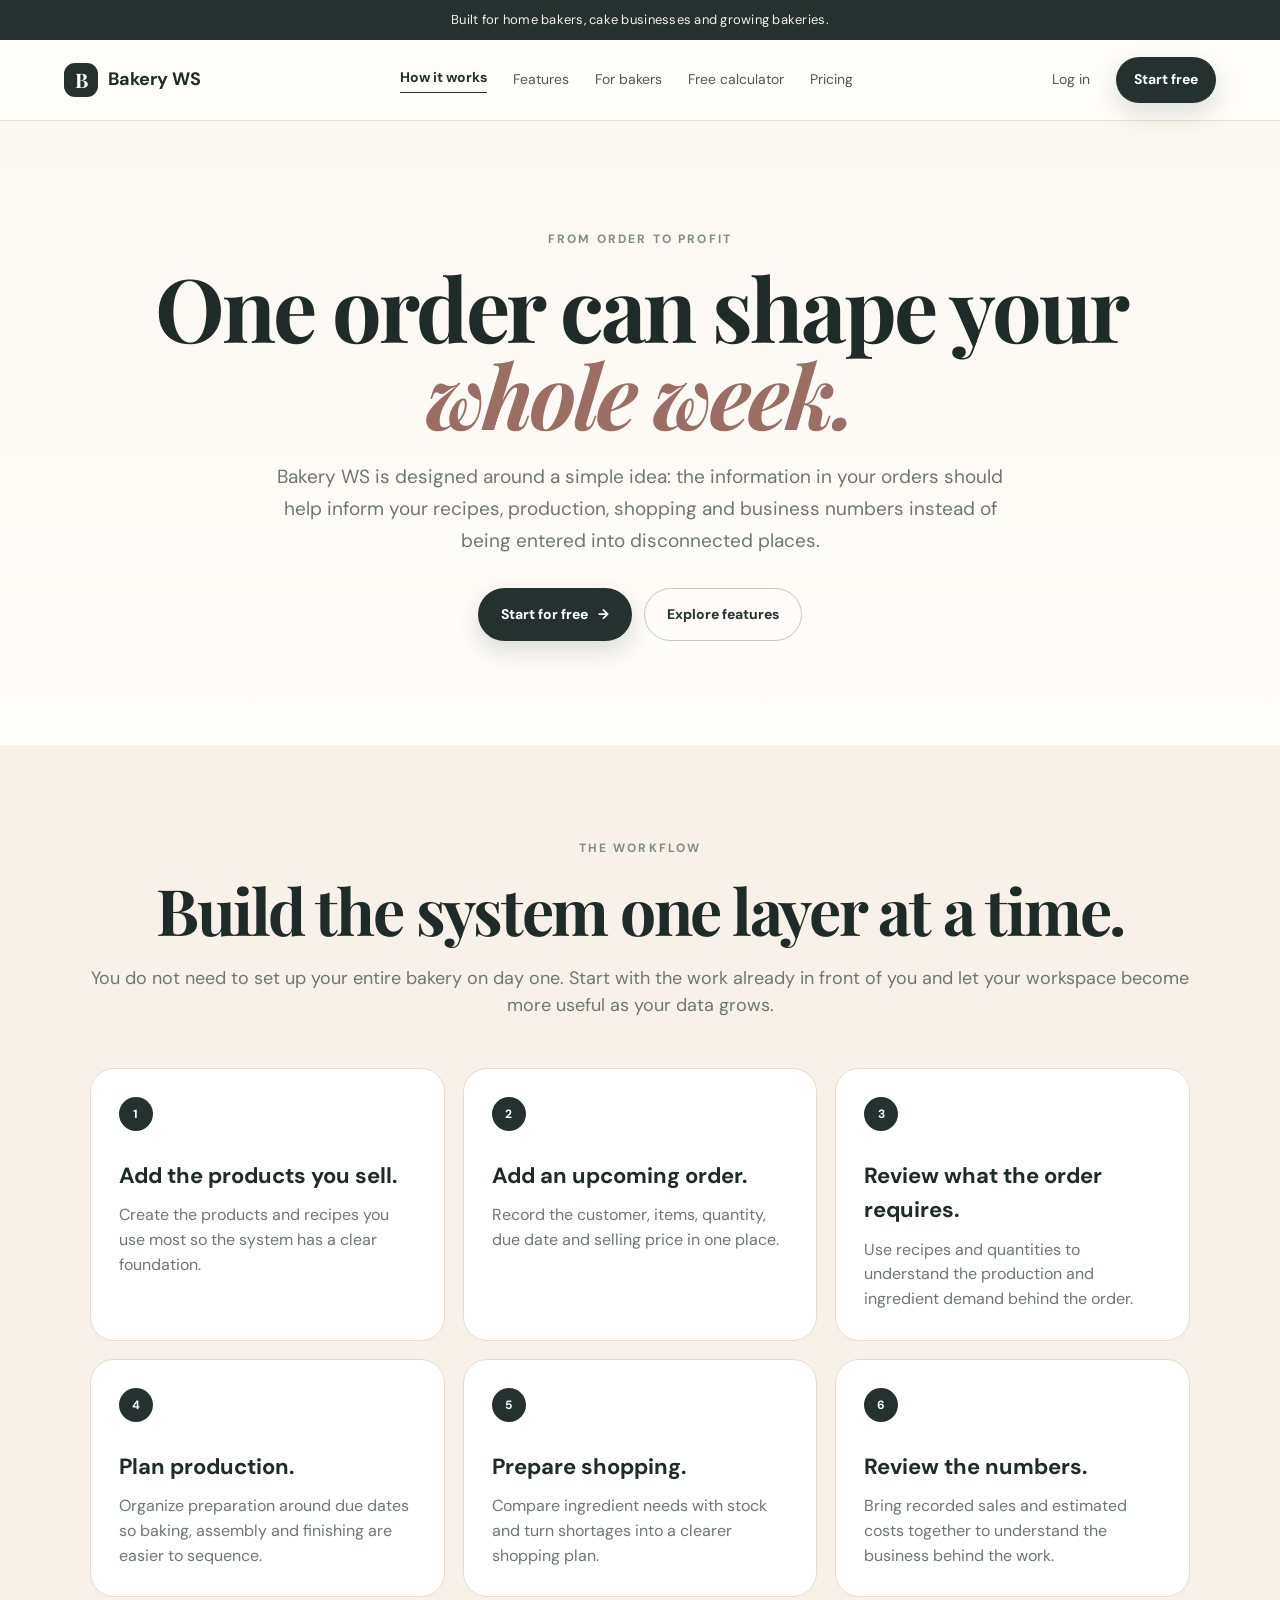
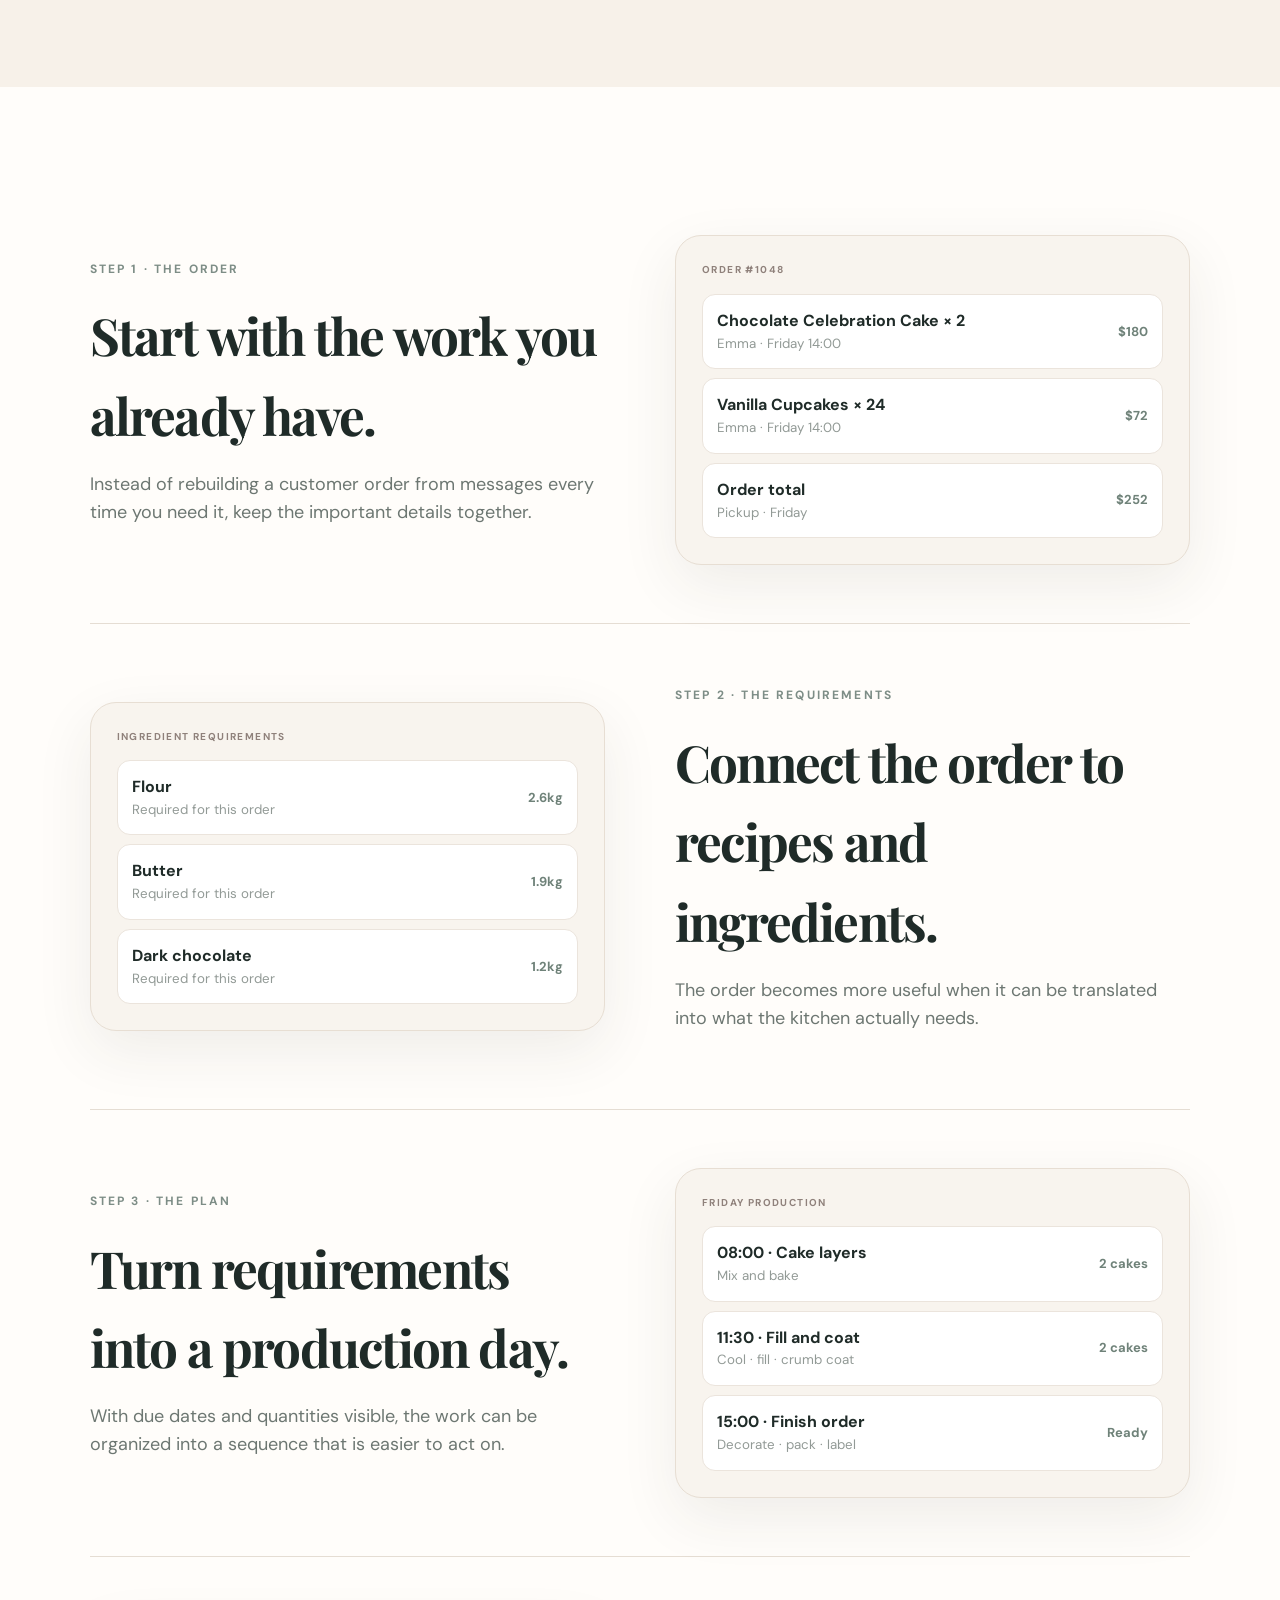
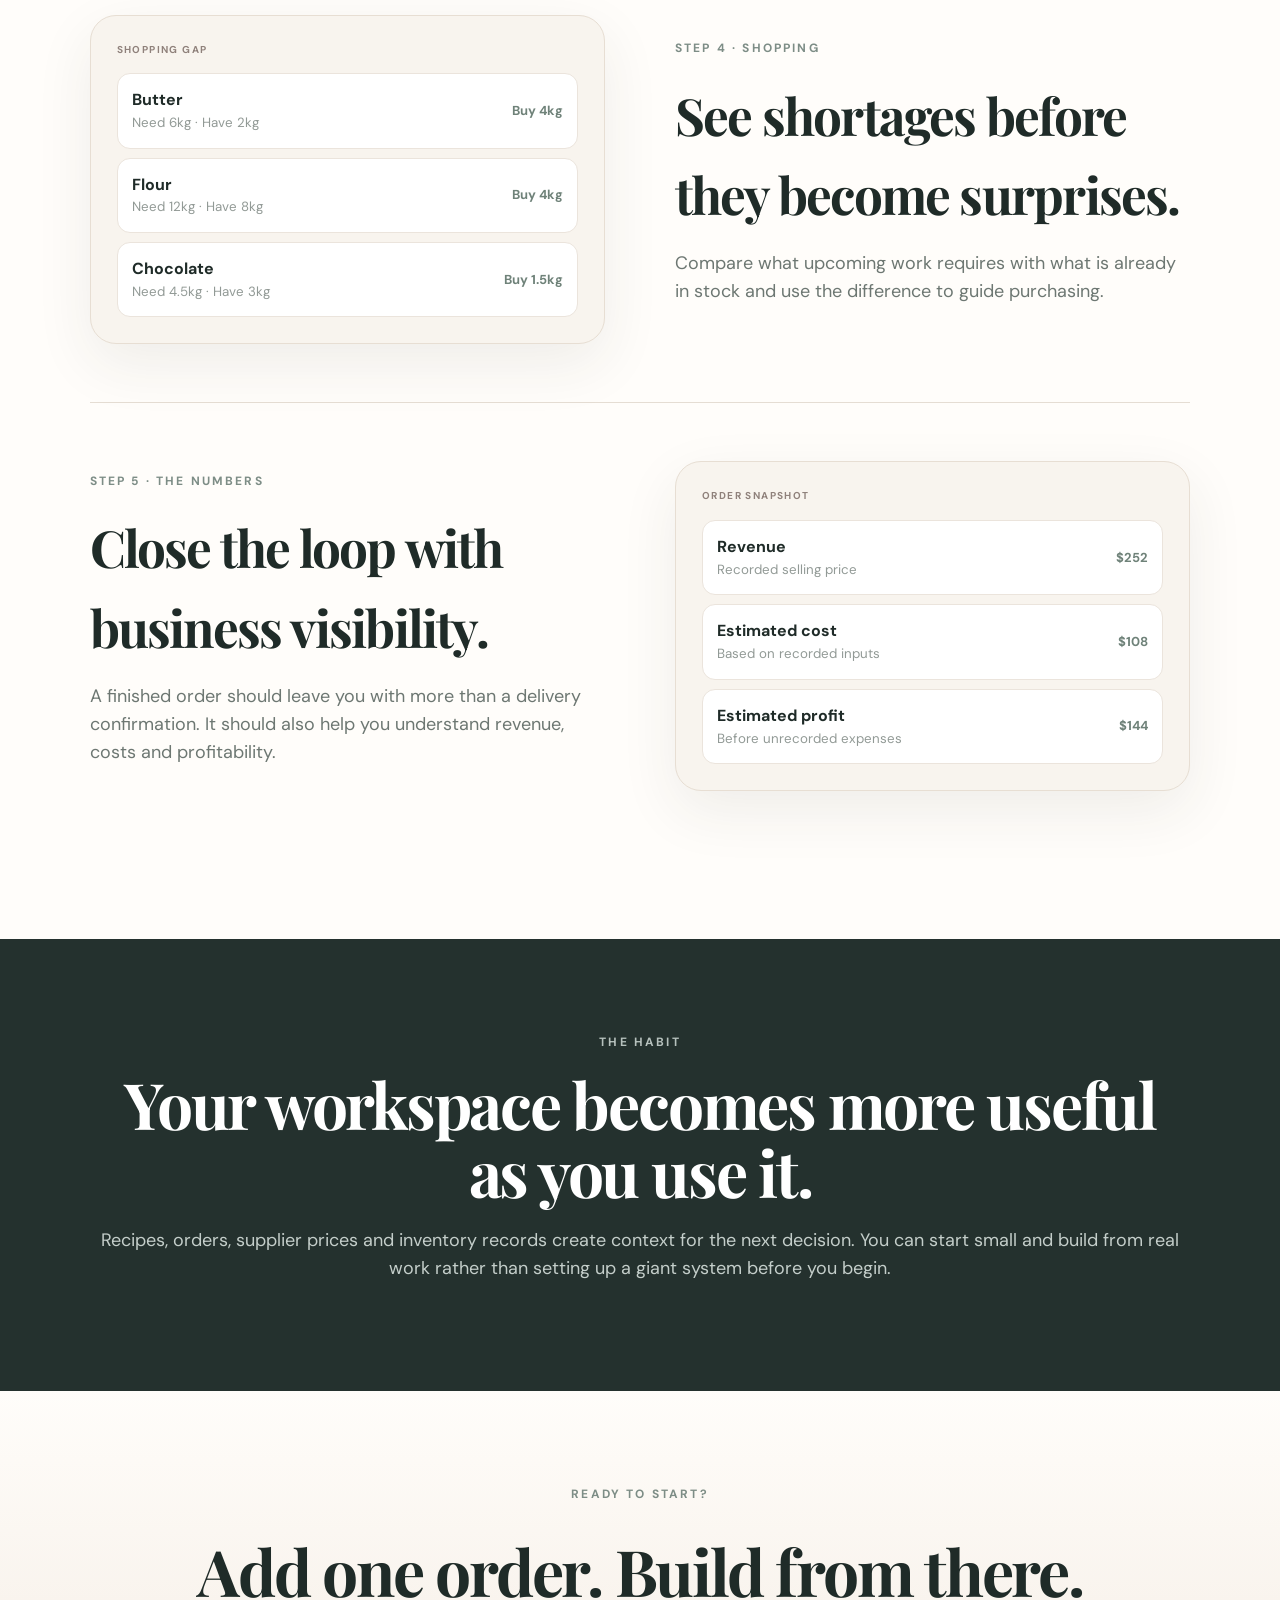
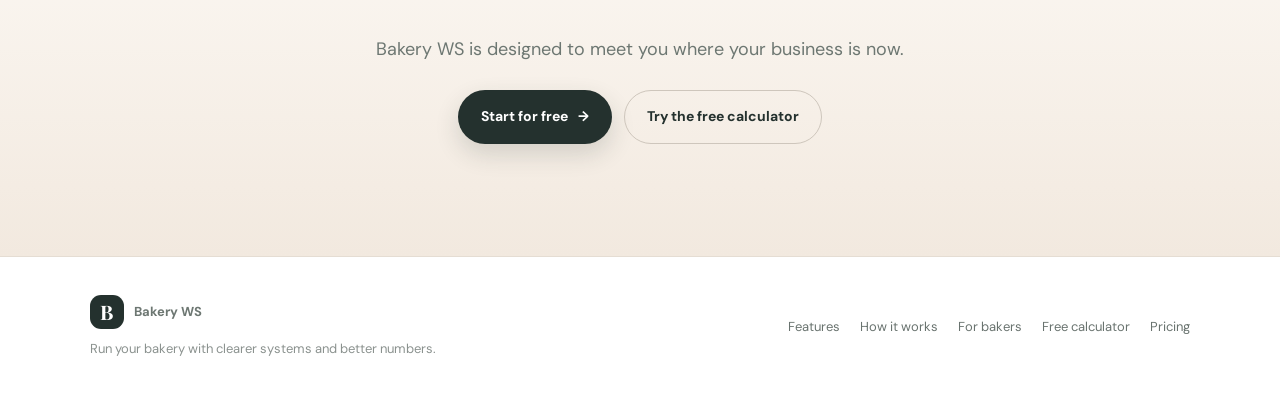
<file: how-it-works.html>
<!DOCTYPE html>
<html lang="en">
<head>
  <meta charset="UTF-8"><meta name="viewport" content="width=device-width, initial-scale=1.0">
  <meta name="description" content="See how Bakery WS connects orders, recipes, production, inventory, shopping and profitability.">
  <meta name="theme-color" content="#f7f1e9"><title>How it works — Bakery WS</title>
  <link rel="preconnect" href="https://fonts.googleapis.com"><link rel="preconnect" href="https://fonts.gstatic.com" crossorigin>
  <link href="https://fonts.googleapis.com/css2?family=DM+Sans:wght@400;500;600;700&family=Playfair+Display:wght@600;700&display=swap" rel="stylesheet">
  <link rel="stylesheet" href="styles.css"><link rel="stylesheet" href="site-pages.css">
</head>
<body class="site-page" data-page="how">
  <div class="announcement">Built for home bakers, cake businesses and growing bakeries.</div>
  <header class="site-header"><a class="brand" href="index.html"><span class="brand-mark">B</span><span>Bakery WS</span></a><nav class="nav-links" aria-label="Main navigation"></nav><div class="nav-actions"><a class="text-link" href="app/">Log in</a><a class="button button-small" href="app/">Start free</a></div><button class="menu-toggle" aria-label="Open menu" aria-expanded="false">☰</button></header>

  <main>
    <section class="page-hero"><span class="eyebrow reveal">FROM ORDER TO PROFIT</span><h1 class="reveal">One order can shape your <em>whole week.</em></h1><p class="reveal">Bakery WS is designed around a simple idea: the information in your orders should help inform your recipes, production, shopping and business numbers instead of being entered into disconnected places.</p><div class="hero-actions reveal"><a class="button button-primary" href="app/">Start for free <span>→</span></a><a class="button button-secondary" href="features.html">Explore features</a></div></section>

    <section class="page-shell soft"><div class="center-copy reveal"><span class="eyebrow">THE WORKFLOW</span><h2>Build the system one layer at a time.</h2><p>You do not need to set up your entire bakery on day one. Start with the work already in front of you and let your workspace become more useful as your data grows.</p></div><div class="steps-grid reveal">
      <article class="step-card"><div class="step-number">1</div><h3>Add the products you sell.</h3><p>Create the products and recipes you use most so the system has a clear foundation.</p></article>
      <article class="step-card"><div class="step-number">2</div><h3>Add an upcoming order.</h3><p>Record the customer, items, quantity, due date and selling price in one place.</p></article>
      <article class="step-card"><div class="step-number">3</div><h3>Review what the order requires.</h3><p>Use recipes and quantities to understand the production and ingredient demand behind the order.</p></article>
      <article class="step-card"><div class="step-number">4</div><h3>Plan production.</h3><p>Organize preparation around due dates so baking, assembly and finishing are easier to sequence.</p></article>
      <article class="step-card"><div class="step-number">5</div><h3>Prepare shopping.</h3><p>Compare ingredient needs with stock and turn shortages into a clearer shopping plan.</p></article>
      <article class="step-card"><div class="step-number">6</div><h3>Review the numbers.</h3><p>Bring recorded sales and estimated costs together to understand the business behind the work.</p></article>
    </div></section>

    <section class="page-shell">
      <div class="feature-band reveal"><div class="feature-copy"><span class="eyebrow">STEP 1 · THE ORDER</span><h2>Start with the work you already have.</h2><p>Instead of rebuilding a customer order from messages every time you need it, keep the important details together.</p></div><div class="product-panel"><div class="panel-label">ORDER #1048</div><div class="panel-row"><div><strong>Chocolate Celebration Cake × 2</strong><small>Emma · Friday 14:00</small></div><b>$180</b></div><div class="panel-row"><div><strong>Vanilla Cupcakes × 24</strong><small>Emma · Friday 14:00</small></div><b>$72</b></div><div class="panel-row"><div><strong>Order total</strong><small>Pickup · Friday</small></div><b>$252</b></div></div></div>
      <div class="feature-band reverse reveal"><div class="feature-copy"><span class="eyebrow">STEP 2 · THE REQUIREMENTS</span><h2>Connect the order to recipes and ingredients.</h2><p>The order becomes more useful when it can be translated into what the kitchen actually needs.</p></div><div class="product-panel"><div class="panel-label">INGREDIENT REQUIREMENTS</div><div class="panel-row"><div><strong>Flour</strong><small>Required for this order</small></div><b>2.6kg</b></div><div class="panel-row"><div><strong>Butter</strong><small>Required for this order</small></div><b>1.9kg</b></div><div class="panel-row"><div><strong>Dark chocolate</strong><small>Required for this order</small></div><b>1.2kg</b></div></div></div>
      <div class="feature-band reveal"><div class="feature-copy"><span class="eyebrow">STEP 3 · THE PLAN</span><h2>Turn requirements into a production day.</h2><p>With due dates and quantities visible, the work can be organized into a sequence that is easier to act on.</p></div><div class="product-panel"><div class="panel-label">FRIDAY PRODUCTION</div><div class="panel-row"><div><strong>08:00 · Cake layers</strong><small>Mix and bake</small></div><b>2 cakes</b></div><div class="panel-row"><div><strong>11:30 · Fill and coat</strong><small>Cool · fill · crumb coat</small></div><b>2 cakes</b></div><div class="panel-row"><div><strong>15:00 · Finish order</strong><small>Decorate · pack · label</small></div><b>Ready</b></div></div></div>
      <div class="feature-band reverse reveal"><div class="feature-copy"><span class="eyebrow">STEP 4 · SHOPPING</span><h2>See shortages before they become surprises.</h2><p>Compare what upcoming work requires with what is already in stock and use the difference to guide purchasing.</p></div><div class="product-panel"><div class="panel-label">SHOPPING GAP</div><div class="panel-row"><div><strong>Butter</strong><small>Need 6kg · Have 2kg</small></div><b>Buy 4kg</b></div><div class="panel-row"><div><strong>Flour</strong><small>Need 12kg · Have 8kg</small></div><b>Buy 4kg</b></div><div class="panel-row"><div><strong>Chocolate</strong><small>Need 4.5kg · Have 3kg</small></div><b>Buy 1.5kg</b></div></div></div>
      <div class="feature-band reveal"><div class="feature-copy"><span class="eyebrow">STEP 5 · THE NUMBERS</span><h2>Close the loop with business visibility.</h2><p>A finished order should leave you with more than a delivery confirmation. It should also help you understand revenue, costs and profitability.</p></div><div class="product-panel"><div class="panel-label">ORDER SNAPSHOT</div><div class="panel-row"><div><strong>Revenue</strong><small>Recorded selling price</small></div><b>$252</b></div><div class="panel-row"><div><strong>Estimated cost</strong><small>Based on recorded inputs</small></div><b>$108</b></div><div class="panel-row"><div><strong>Estimated profit</strong><small>Before unrecorded expenses</small></div><b>$144</b></div></div></div>
    </section>

    <section class="page-shell dark"><div class="center-copy"><span class="eyebrow light">THE HABIT</span><h2>Your workspace becomes more useful as you use it.</h2><p>Recipes, orders, supplier prices and inventory records create context for the next decision. You can start small and build from real work rather than setting up a giant system before you begin.</p></div></section>

    <section class="site-cta"><span class="eyebrow">READY TO START?</span><h2>Add one order. Build from there.</h2><p>Bakery WS is designed to meet you where your business is now.</p><div class="hero-actions"><a class="button button-primary" href="app/">Start for free <span>→</span></a><a class="button button-secondary" href="calculator.html">Try the free calculator</a></div></section>
  </main>

  <footer class="site-footer"><div><a class="footer-brand" href="index.html"><span class="brand-mark">B</span><span>Bakery WS</span></a><p>Run your bakery with clearer systems and better numbers.</p></div><div class="footer-links"><a href="features.html">Features</a><a href="how-it-works.html">How it works</a><a href="for-bakers.html">For bakers</a><a href="calculator.html">Free calculator</a><a href="pricing.html">Pricing</a></div></footer>
  <script src="script.js"></script>
</body>
</html>
</file>
<file: styles.css>
:root{
  --cream:#f7f1e9;
  --paper:#fffdfa;
  --ink:#1f2b28;
  --muted:#6d7772;
  --sage:#7b8f86;
  --deep:#24312e;
  --rose:#d7a99c;
  --line:#e5ddd3;
  --white:#ffffff;
  --shadow:0 24px 70px rgba(36,49,46,.12);
  --radius:26px;
}
*{box-sizing:border-box}
html{scroll-behavior:smooth}
body{margin:0;font-family:'DM Sans',sans-serif;color:var(--ink);background:var(--paper);line-height:1.55}
a{text-decoration:none;color:inherit}
img{max-width:100%}
.announcement{background:var(--deep);color:#f7f1e9;text-align:center;padding:10px 18px;font-size:13px;letter-spacing:.02em}
.site-header{position:sticky;top:0;z-index:50;display:flex;align-items:center;justify-content:space-between;gap:24px;padding:17px clamp(22px,5vw,78px);background:rgba(255,253,250,.9);backdrop-filter:blur(16px);border-bottom:1px solid rgba(229,221,211,.8)}
.brand{display:flex;align-items:center;gap:10px;font-weight:700;font-size:18px;white-space:nowrap}
.brand-mark,.mini-mark{display:grid;place-items:center;background:var(--deep);color:white;border-radius:11px;width:34px;height:34px;font-family:'Playfair Display',serif;font-size:20px}
.nav-links,.nav-actions{display:flex;align-items:center;gap:26px}
.nav-links a,.text-link{font-size:14px;color:#4e5a56;transition:.2s}
.nav-links a:hover,.text-link:hover{color:var(--deep)}
.menu-toggle{display:none;border:0;background:none;font-size:24px;color:var(--deep)}
.section-pad{padding:110px clamp(22px,6vw,96px)}
.hero{min-height:820px;display:grid;grid-template-columns:minmax(0,1fr) minmax(500px,1.05fr);gap:70px;align-items:center;background:linear-gradient(180deg,#fbf7f1 0%,#fffdfa 100%);overflow:hidden}
.eyebrow{display:inline-block;font-size:12px;letter-spacing:.18em;font-weight:700;color:#7d8d86;margin-bottom:18px}
h1,h2,h3,p{margin-top:0}
h1,h2{font-family:'Playfair Display',serif;letter-spacing:-.035em}
h1{font-size:clamp(56px,6.6vw,94px);line-height:.98;margin-bottom:28px;max-width:760px}
h1 em,h2 em{font-style:italic;color:#9b6d63}
.hero-sub{font-size:20px;line-height:1.65;color:#5b6662;max-width:620px;margin-bottom:32px}
.hero-actions{display:flex;gap:12px;flex-wrap:wrap;margin-bottom:22px}
.button{display:inline-flex;align-items:center;justify-content:center;gap:10px;border-radius:999px;padding:15px 22px;font-weight:700;font-size:14px;border:1px solid transparent;transition:transform .2s,box-shadow .2s,background .2s}
.button:hover{transform:translateY(-2px)}
.button-primary,.button-small{background:var(--deep);color:white;box-shadow:0 10px 24px rgba(36,49,46,.16)}
.button-secondary{background:transparent;border-color:#cec6bc;color:var(--deep)}
.button-light{background:#fff;color:var(--deep)}
.button-small{padding:11px 17px}
.full{width:100%}
.micro-proof{display:flex;gap:22px;flex-wrap:wrap;color:#75817c;font-size:13px}
.hero-visual{position:relative}
.visual-glow{position:absolute;inset:10% -10% -10% 15%;background:radial-gradient(circle,rgba(215,169,156,.28),transparent 60%);filter:blur(25px)}
.app-shell{position:relative;background:#f8f6f2;border:1px solid #e7dfd4;border-radius:26px;box-shadow:var(--shadow);overflow:hidden;transform:rotate(1.2deg)}
.app-topbar{display:flex;justify-content:space-between;align-items:center;padding:16px 20px;background:#fff;border-bottom:1px solid #ebe5dd;font-size:14px;font-weight:700}
.app-brand{display:flex;align-items:center;gap:8px}.mini-mark{width:25px;height:25px;border-radius:8px;font-size:14px}
.avatar{width:30px;height:30px;border-radius:50%;display:grid;place-items:center;background:#ead8cf;color:#6d4e47;font-size:10px}
.app-layout{display:grid;grid-template-columns:135px 1fr;min-height:460px}
.mini-sidebar{background:#24312e;padding:22px 14px;display:flex;flex-direction:column;gap:7px}
.mini-sidebar span{color:#aeb8b4;padding:9px 10px;border-radius:9px;font-size:10px}.mini-sidebar .active{background:#34443f;color:white}
.mini-dashboard{padding:26px;background:#f8f6f2}
.mini-heading{display:flex;justify-content:space-between;align-items:start;margin-bottom:20px}.mini-heading small{font-size:8px;letter-spacing:.16em;color:#9aa39f}.mini-heading h3{font-family:'DM Sans',sans-serif;font-size:18px;margin:3px 0}.mini-heading button{border:0;background:#24312e;color:white;border-radius:8px;padding:8px 10px;font-size:9px}
.metric-grid{display:grid;grid-template-columns:repeat(3,1fr);gap:10px;margin-bottom:10px}.metric,.mini-card{background:white;border:1px solid #ece6de;border-radius:13px;padding:14px}.metric small{display:block;color:#9aa39f;font-size:7px;letter-spacing:.08em}.metric strong{display:block;font-size:21px;margin:3px 0}.metric span{font-size:8px;color:#7b8f86}
.mini-columns{display:grid;grid-template-columns:1.4fr .9fr;gap:10px}.card-title{display:flex;justify-content:space-between;font-size:10px;margin-bottom:10px}.card-title span{color:#9a817a}
.task-row{display:grid;grid-template-columns:10px 1fr auto;gap:8px;align-items:center;padding:9px 0;border-top:1px solid #f0ebe5}.task-row i{width:8px;height:8px;border-radius:50%;background:#d7a99c}.task-row strong{display:block;font-size:9px}.task-row small{display:block;color:#9aa39f;font-size:7px}.task-row b{font-size:7px;color:#7b8f86;background:#edf2ef;padding:4px 6px;border-radius:99px}
.ingredient{margin:12px 0}.ingredient span,.ingredient small{font-size:8px}.ingredient small{color:#9aa39f;display:block}.bar{height:5px;border-radius:99px;background:#f0ebe5;overflow:hidden;margin:4px 0}.bar i{display:block;height:100%;background:#d7a99c;border-radius:99px}
.pain-section{background:#fff}.section-head{max-width:760px;margin-bottom:54px}.section-head.centered{text-align:center;margin-left:auto;margin-right:auto}.section-head h2,.statement h2,.benefit-copy h2,.day-copy h2,.final-cta h2{font-size:clamp(42px,5vw,70px);line-height:1.05;margin-bottom:20px}.section-head p{font-size:18px;color:var(--muted)}
.chaos-grid{display:grid;grid-template-columns:repeat(4,1fr);gap:16px}.chaos-card{padding:28px;border:1px solid var(--line);border-radius:20px;background:#fffdfa}.chaos-card>span{font-size:11px;letter-spacing:.1em;color:#a99289}.chaos-card h3{font-size:20px;margin:28px 0 8px}.chaos-card p{color:var(--muted);margin:0}
.statement{text-align:center;padding:115px 20px 10px}.statement p{font-size:18px;color:#8b7a73;margin-bottom:5px}.statement h2{margin-bottom:0}
.connection-section{background:var(--cream)}
.flow{display:grid;grid-template-columns:1fr auto 1fr auto 1fr auto 1fr;gap:12px;align-items:stretch}.flow-step{background:#fff;border:1px solid #e4dbd0;border-radius:20px;padding:24px;display:flex;gap:14px}.flow-step>span{width:32px;height:32px;border-radius:50%;display:grid;place-items:center;background:#eee6dd;color:#796b65;font-size:12px;font-weight:700;flex:none}.flow-step small{display:block;font-size:8px;letter-spacing:.13em;color:#9b9993;margin-bottom:8px}.flow-step strong{display:block;font-size:15px}.flow-step p{margin:5px 0 0;color:#8a918e;font-size:12px}.flow-step.profit{background:var(--deep);color:white;border-color:var(--deep)}.flow-step.profit p{color:#bac4c0}.flow-step.profit>span{background:#fff;color:var(--deep)}.flow-arrow{display:grid;place-items:center;color:#a79c94}
.benefits-section{padding-top:70px}.benefit-row{display:grid;grid-template-columns:1fr 1fr;gap:90px;align-items:center;padding:80px 0;border-bottom:1px solid var(--line)}.benefit-row.reverse .benefit-copy{order:2}.benefit-copy h2{font-size:clamp(42px,5vw,66px)}.benefit-copy p{font-size:18px;color:var(--muted);max-width:560px}.benefit-copy ul{padding:0;list-style:none}.benefit-copy li{padding:10px 0 10px 28px;position:relative}.benefit-copy li:before{content:'✓';position:absolute;left:0;color:#7b8f86}
.feature-demo{background:#f8f4ee;border:1px solid #e7ded3;border-radius:24px;padding:28px;box-shadow:0 22px 60px rgba(66,55,48,.08)}.demo-label{font-weight:700;margin-bottom:24px}.cost-line,.cost-total{display:flex;justify-content:space-between;padding:12px 0;border-bottom:1px solid #e3dbd2}.cost-total{font-size:20px;border-bottom:0;padding-top:20px}.profit-chip{margin-top:18px;background:#e8efe9;color:#52695e;padding:12px 14px;border-radius:12px;font-size:13px}.shopping-item{display:grid;grid-template-columns:auto 1fr auto;align-items:center;gap:12px;background:white;padding:15px;border-radius:13px;margin-top:10px}.check{width:28px;height:28px;border-radius:50%;display:grid;place-items:center;background:#edf2ee;color:#6c8377}.shopping-item strong,.shopping-item small{display:block}.shopping-item small{color:#989f9c}.shopping-item b{font-size:12px;color:#7f625a}.timeline-row{display:grid;grid-template-columns:60px 1fr;gap:18px;padding:15px 0;border-top:1px solid #e4dbd2}.timeline-row time{font-size:12px;color:#9b847b}.timeline-row strong,.timeline-row small{display:block}.timeline-row small{color:#9aa09d}
.features-section{background:#f7f1e9}.feature-grid{display:grid;grid-template-columns:repeat(3,1fr);gap:16px}.feature-grid article{background:#fffdfa;border:1px solid #e5ddd3;border-radius:20px;padding:28px}.feature-grid article>span{font-size:25px;color:#9b776d}.feature-grid h3{margin:30px 0 8px}.feature-grid p{color:var(--muted);margin:0}
.day-section{background:#fff}.day-card{display:grid;grid-template-columns:1.1fr 1fr;gap:70px;background:var(--deep);color:white;border-radius:34px;padding:60px;overflow:hidden;position:relative}.day-card:after{content:'';position:absolute;width:380px;height:380px;border-radius:50%;right:-120px;top:-130px;background:rgba(215,169,156,.11)}.light{color:#b6c1bd}.day-copy p{color:#c5cfcb;font-size:18px;max-width:530px}.day-stats{display:grid;grid-template-columns:1fr 1fr;gap:12px;z-index:1}.day-stats div{background:#31413d;border:1px solid #42534e;border-radius:18px;padding:22px}.day-stats small{display:block;color:#a9b6b1;font-size:9px;letter-spacing:.1em}.day-stats strong{display:block;font-size:32px;margin:6px 0}.day-stats span{color:#c5cfcb;font-size:12px}
.comparison-grid{display:grid;grid-template-columns:1fr auto 1fr;gap:22px;align-items:center;max-width:980px;margin:auto}.compare-card{border-radius:24px;padding:34px;border:1px solid var(--line)}.compare-card small{letter-spacing:.15em;font-size:10px;color:#9c867d}.compare-card h3{font-size:28px;margin:10px 0 22px}.compare-card ul{list-style:none;padding:0;margin:0}.compare-card li{padding:9px 0;border-bottom:1px solid rgba(0,0,0,.05)}.compare-card.after{background:#edf2ef;border-color:#d7e0db}.compare-arrow{font-size:28px;color:#a49790}
.pricing-section{background:#fbf7f1}.pricing-grid{display:grid;grid-template-columns:1fr 1fr;gap:18px;max-width:820px;margin:0 auto}.price-card{position:relative;background:white;border:1px solid var(--line);border-radius:26px;padding:34px}.price-card.featured{border:2px solid var(--deep);box-shadow:0 22px 60px rgba(36,49,46,.12)}.popular{position:absolute;right:22px;top:22px;background:var(--deep);color:white;border-radius:99px;padding:6px 10px;font-size:9px;letter-spacing:.08em}.plan{font-size:11px;letter-spacing:.17em;font-weight:700;color:#8d7e78}.price{margin:20px 0 10px}.price strong{font-size:48px}.price small{color:#7c8581}.price-card p{color:var(--muted);min-height:52px}.price-card ul{list-style:none;padding:0;margin:24px 0}.price-card li{padding:9px 0}.price-card li:before{content:'✓';color:#73887e;margin-right:10px}.pricing-note{text-align:center;color:#9b938e;font-size:11px;margin-top:18px}
.faq-section{background:#fff}.faq-list{max-width:880px;margin:auto}.faq-list details{border-top:1px solid var(--line);padding:0}.faq-list details:last-child{border-bottom:1px solid var(--line)}.faq-list summary{list-style:none;cursor:pointer;display:flex;justify-content:space-between;gap:20px;padding:24px 0;font-weight:700;font-size:17px}.faq-list summary::-webkit-details-marker{display:none}.faq-list summary span{font-size:22px;font-weight:400;transition:.2s}.faq-list details[open] summary span{transform:rotate(45deg)}.faq-list p{color:var(--muted);max-width:720px;padding-bottom:20px}
.final-cta{text-align:center;background:linear-gradient(180deg,#fffdfa,#f5eee7)}.final-cta h2{font-size:clamp(48px,6vw,80px)}.final-cta p{color:var(--muted);font-size:18px}.final-cta small{display:block;color:#96908b;margin-top:14px}
footer{display:flex;align-items:center;justify-content:space-between;gap:30px;padding:32px clamp(22px,6vw,96px);border-top:1px solid var(--line);background:#fff}footer p{margin:0;color:#8c928f;font-size:13px}footer>div{display:flex;gap:20px;font-size:13px;color:#6d7772}
.reveal{opacity:0;transform:translateY(20px);transition:opacity .7s ease,transform .7s ease}.reveal.visible{opacity:1;transform:none}.delay-1{transition-delay:.12s}
@media (max-width:1100px){
  .hero{grid-template-columns:1fr;min-height:auto}.hero-copy{max-width:820px}.hero-visual{max-width:900px}.chaos-grid,.feature-grid{grid-template-columns:repeat(2,1fr)}.flow{grid-template-columns:1fr}.flow-arrow{transform:rotate(90deg);height:22px}.benefit-row{gap:45px}.app-layout{grid-template-columns:110px 1fr}
}
@media (max-width:820px){
  .section-pad{padding:78px 22px}.nav-links,.nav-actions{display:none}.menu-toggle{display:block}.site-header.open{align-items:flex-start;flex-wrap:wrap}.site-header.open .nav-links,.site-header.open .nav-actions{display:flex;width:100%;flex-direction:column;align-items:flex-start;gap:14px}.site-header.open .nav-actions{padding-bottom:8px}.hero{gap:46px}.hero h1{font-size:55px}.app-shell{transform:none}.app-layout{grid-template-columns:1fr}.mini-sidebar{display:none}.metric-grid,.mini-columns{grid-template-columns:1fr}.benefit-row,.benefit-row.reverse{grid-template-columns:1fr;gap:32px}.benefit-row.reverse .benefit-copy{order:0}.day-card{grid-template-columns:1fr;padding:34px}.comparison-grid{grid-template-columns:1fr}.compare-arrow{transform:rotate(90deg);text-align:center}.pricing-grid{grid-template-columns:1fr}.feature-grid,.chaos-grid{grid-template-columns:1fr 1fr}footer{flex-direction:column;align-items:flex-start}
}
@media (max-width:540px){
  .announcement{font-size:11px}.site-header{padding:14px 18px}.hero h1{font-size:46px}.hero-sub{font-size:17px}.hero-actions .button{width:100%}.micro-proof{display:grid;gap:6px}.chaos-grid,.feature-grid{grid-template-columns:1fr}.mini-dashboard{padding:14px}.metric-grid{grid-template-columns:1fr 1fr}.metric:nth-child(3){grid-column:1/-1}.section-head h2,.statement h2,.benefit-copy h2,.day-copy h2,.final-cta h2{font-size:40px}.day-stats{grid-template-columns:1fr}.feature-demo{padding:20px}.shopping-item{grid-template-columns:auto 1fr}.shopping-item b{grid-column:2}.price-card{padding:26px}footer>div{flex-wrap:wrap}
}
</file>
<file: site-pages.css>
:root{
  --cream:#f7f1e9;
  --paper:#fffdfa;
  --ink:#1f2b28;
  --muted:#6d7772;
  --sage:#7b8f86;
  --deep:#24312e;
  --rose:#d7a99c;
  --line:#e5ddd3;
  --white:#ffffff;
  --shadow:0 24px 70px rgba(36,49,46,.12);
}
body.site-page{background:var(--paper)}
.site-header .nav-links a.active{color:var(--deep);font-weight:700}
.site-header .nav-links a.active:after{content:'';display:block;height:1px;background:var(--deep);margin-top:4px}
.page-hero{padding:105px clamp(22px,7vw,110px) 82px;background:linear-gradient(180deg,#fbf7f1 0%,#fffdfa 100%);text-align:center}
.page-hero .eyebrow{margin-bottom:16px}
.page-hero h1{font-size:clamp(52px,7vw,88px);max-width:980px;margin:0 auto 24px}
.page-hero p{max-width:760px;margin:0 auto 30px;color:var(--muted);font-size:19px;line-height:1.7}
.page-hero .hero-actions{justify-content:center}
.page-shell{padding:90px clamp(22px,7vw,110px)}
.page-shell.soft{background:var(--cream)}
.page-shell.dark{background:var(--deep);color:white}
.page-shell.dark p{color:#c4ceca}
.max-copy{max-width:760px}
.center-copy{text-align:center;margin-left:auto;margin-right:auto}
.center-copy h2,.max-copy h2{font-size:clamp(40px,5vw,66px);line-height:1.07;margin-bottom:20px}
.center-copy p,.max-copy p{color:var(--muted);font-size:18px}
.page-shell.dark .center-copy p,.page-shell.dark .max-copy p{color:#c4ceca}
.detail-grid{display:grid;grid-template-columns:repeat(2,minmax(0,1fr));gap:20px;margin-top:48px}
.detail-card{border:1px solid var(--line);border-radius:24px;background:white;padding:30px;min-height:250px}
.detail-card .icon{width:44px;height:44px;border-radius:14px;display:grid;place-items:center;background:#f2ebe3;color:#8d6c62;font-size:20px;margin-bottom:26px}
.detail-card h3{font-size:25px;margin:0 0 10px}
.detail-card p{color:var(--muted);margin-bottom:18px}
.detail-card ul{list-style:none;padding:0;margin:0}
.detail-card li{padding:8px 0 8px 24px;position:relative;color:#4e5a56}
.detail-card li:before{content:'✓';position:absolute;left:0;color:var(--sage)}
.feature-band{display:grid;grid-template-columns:1fr 1fr;gap:70px;align-items:center;padding:58px 0;border-bottom:1px solid var(--line)}
.feature-band:last-child{border-bottom:0}
.feature-band.reverse .feature-copy{order:2}
.feature-copy h2{font-size:clamp(38px,4vw,58px);margin-bottom:16px}
.feature-copy p{color:var(--muted);font-size:18px}
.product-panel{background:#f8f4ee;border:1px solid #e7ded3;border-radius:26px;padding:26px;box-shadow:0 20px 58px rgba(56,45,38,.08)}
.panel-label{font-size:10px;letter-spacing:.14em;color:#8f817b;font-weight:700;margin-bottom:16px}
.panel-row{display:flex;align-items:center;justify-content:space-between;gap:18px;background:white;border:1px solid #ebe4dc;border-radius:13px;padding:14px;margin-top:9px}
.panel-row small{display:block;color:#929a96}.panel-row b{font-size:13px;color:#6f8279}
.stat-strip{display:grid;grid-template-columns:repeat(4,1fr);gap:12px;margin-top:44px}
.stat-strip div{background:#31413d;border:1px solid #42534e;border-radius:18px;padding:22px}
.stat-strip small{display:block;color:#a9b6b1;font-size:9px;letter-spacing:.1em}
.stat-strip strong{display:block;font-size:30px;margin:6px 0}.stat-strip span{color:#c5cfcb;font-size:12px}
.steps-grid{display:grid;grid-template-columns:repeat(3,1fr);gap:18px;margin-top:48px}
.step-card{background:white;border:1px solid var(--line);border-radius:24px;padding:28px}
.step-number{width:34px;height:34px;border-radius:50%;display:grid;place-items:center;background:var(--deep);color:white;font-size:12px;font-weight:700;margin-bottom:28px}
.step-card h3{font-size:22px;margin-bottom:10px}.step-card p{color:var(--muted);margin:0}
.connector{height:1px;background:var(--line);margin:70px 0}
.baker-grid{display:grid;grid-template-columns:repeat(2,1fr);gap:18px;margin-top:48px}
.baker-card{background:white;border:1px solid var(--line);border-radius:24px;padding:32px}
.baker-card small{letter-spacing:.14em;color:#9a827a;font-weight:700}.baker-card h3{font-size:28px;margin:14px 0 10px}.baker-card p{color:var(--muted)}
.baker-card a{font-weight:700;color:var(--deep)}
.pricing-page-grid{display:grid;grid-template-columns:repeat(2,minmax(0,1fr));gap:20px;max-width:920px;margin:48px auto 0}
.pricing-page-card{background:white;border:1px solid var(--line);border-radius:28px;padding:36px;position:relative}
.pricing-page-card.featured{border:2px solid var(--deep);box-shadow:var(--shadow)}
.pricing-page-card .plan{font-size:11px;letter-spacing:.17em;font-weight:700;color:#8d7e78}
.pricing-page-card .price{margin:20px 0 10px}.pricing-page-card .price strong{font-size:52px}.pricing-page-card .price small{color:var(--muted)}
.pricing-page-card p{color:var(--muted)}
.pricing-page-card ul{list-style:none;padding:0;margin:26px 0}.pricing-page-card li{padding:9px 0}.pricing-page-card li:before{content:'✓';color:var(--sage);margin-right:10px}
.pricing-page-card .popular{position:absolute;right:24px;top:24px}
.compare-table{max-width:980px;margin:48px auto 0;border:1px solid var(--line);border-radius:24px;overflow:hidden;background:white}
.compare-row{display:grid;grid-template-columns:1.5fr .75fr .75fr;border-bottom:1px solid var(--line)}
.compare-row:last-child{border-bottom:0}.compare-row>div{padding:16px 20px}.compare-row>div:not(:first-child){text-align:center;border-left:1px solid var(--line)}
.compare-row.header{font-weight:700;background:#faf6f0}.compare-row span{color:var(--sage);font-weight:700}
.calculator-wrap{display:grid;grid-template-columns:1.2fr .8fr;gap:24px;margin-top:44px;align-items:start}
.calculator-card,.results-card{background:white;border:1px solid var(--line);border-radius:26px;padding:30px}
.results-card{position:sticky;top:105px;background:var(--deep);color:white}
.results-card p{color:#c5cfcb}
.calc-section{padding:18px 0;border-bottom:1px solid var(--line)}.calc-section:last-child{border-bottom:0}
.calc-section h3{margin:0 0 14px;font-size:19px}
.ingredient-row{display:grid;grid-template-columns:1.2fr .55fr auto;gap:10px;margin-top:10px}
.field{display:flex;flex-direction:column;gap:7px}.field label{font-size:12px;font-weight:700;color:#69736f}.field input{width:100%;border:1px solid #dcd4ca;border-radius:12px;padding:12px 13px;font:inherit;background:#fffdfa;color:var(--ink)}.field input:focus{outline:2px solid rgba(123,143,134,.2);border-color:var(--sage)}
.remove-row{border:0;background:#f6eee7;border-radius:12px;width:42px;color:#936f65;cursor:pointer;font-size:18px}
.add-row{border:1px dashed #cfc6bb;background:transparent;border-radius:12px;padding:11px 14px;margin-top:12px;font-weight:700;color:var(--deep);cursor:pointer}
.calc-two{display:grid;grid-template-columns:1fr 1fr;gap:12px}
.result-line{display:flex;justify-content:space-between;gap:20px;padding:13px 0;border-bottom:1px solid rgba(255,255,255,.12)}.result-line strong{font-size:18px}.result-line.total strong{font-size:27px}.result-line:last-of-type{border-bottom:0}
.result-note{font-size:12px;color:#aeb9b5!important;margin-top:18px}
.result-positive{color:#cbe1d6}.result-negative{color:#f0b8aa}
.faq-compact{max-width:900px;margin:44px auto 0}.faq-compact details{border-top:1px solid var(--line)}.faq-compact details:last-child{border-bottom:1px solid var(--line)}.faq-compact summary{cursor:pointer;list-style:none;padding:22px 0;font-size:17px;font-weight:700;display:flex;justify-content:space-between}.faq-compact summary::-webkit-details-marker{display:none}.faq-compact p{color:var(--muted);max-width:720px;padding-bottom:18px}
.site-cta{padding:90px clamp(22px,7vw,110px);background:linear-gradient(180deg,#fffdfa,#f2e9df);text-align:center}.site-cta h2{font-size:clamp(42px,5vw,70px);margin-bottom:16px}.site-cta p{color:var(--muted);font-size:18px}.site-cta .hero-actions{justify-content:center;margin-top:26px}
.site-footer{display:grid;grid-template-columns:1fr auto;gap:30px;padding:38px clamp(22px,7vw,110px);border-top:1px solid var(--line);background:#fff}.site-footer .footer-brand{display:flex;align-items:center;gap:10px;font-weight:700}.site-footer p{font-size:13px;color:#8b928f;margin:10px 0 0}.footer-links{display:flex;gap:20px;flex-wrap:wrap;align-items:center;font-size:13px;color:#69736f}
.note-box{background:#f6efe7;border:1px solid #e5d8cb;border-radius:18px;padding:20px;color:#6e625d;margin-top:24px}
@media(max-width:960px){.detail-grid,.feature-band,.pricing-page-grid,.calculator-wrap,.baker-grid{grid-template-columns:1fr}.feature-band.reverse .feature-copy{order:0}.steps-grid{grid-template-columns:1fr 1fr}.stat-strip{grid-template-columns:1fr 1fr}.results-card{position:static}.compare-row{grid-template-columns:1.2fr .6fr .6fr}.site-footer{grid-template-columns:1fr}}
@media(max-width:700px){.page-hero{padding-top:76px}.page-shell{padding-top:68px;padding-bottom:68px}.steps-grid,.stat-strip{grid-template-columns:1fr}.ingredient-row{grid-template-columns:1fr .65fr 42px}.calc-two{grid-template-columns:1fr}.compare-row{font-size:12px}.compare-row>div{padding:13px 10px}.footer-links{gap:13px}.site-footer{padding-top:30px;padding-bottom:30px}}
</file>
